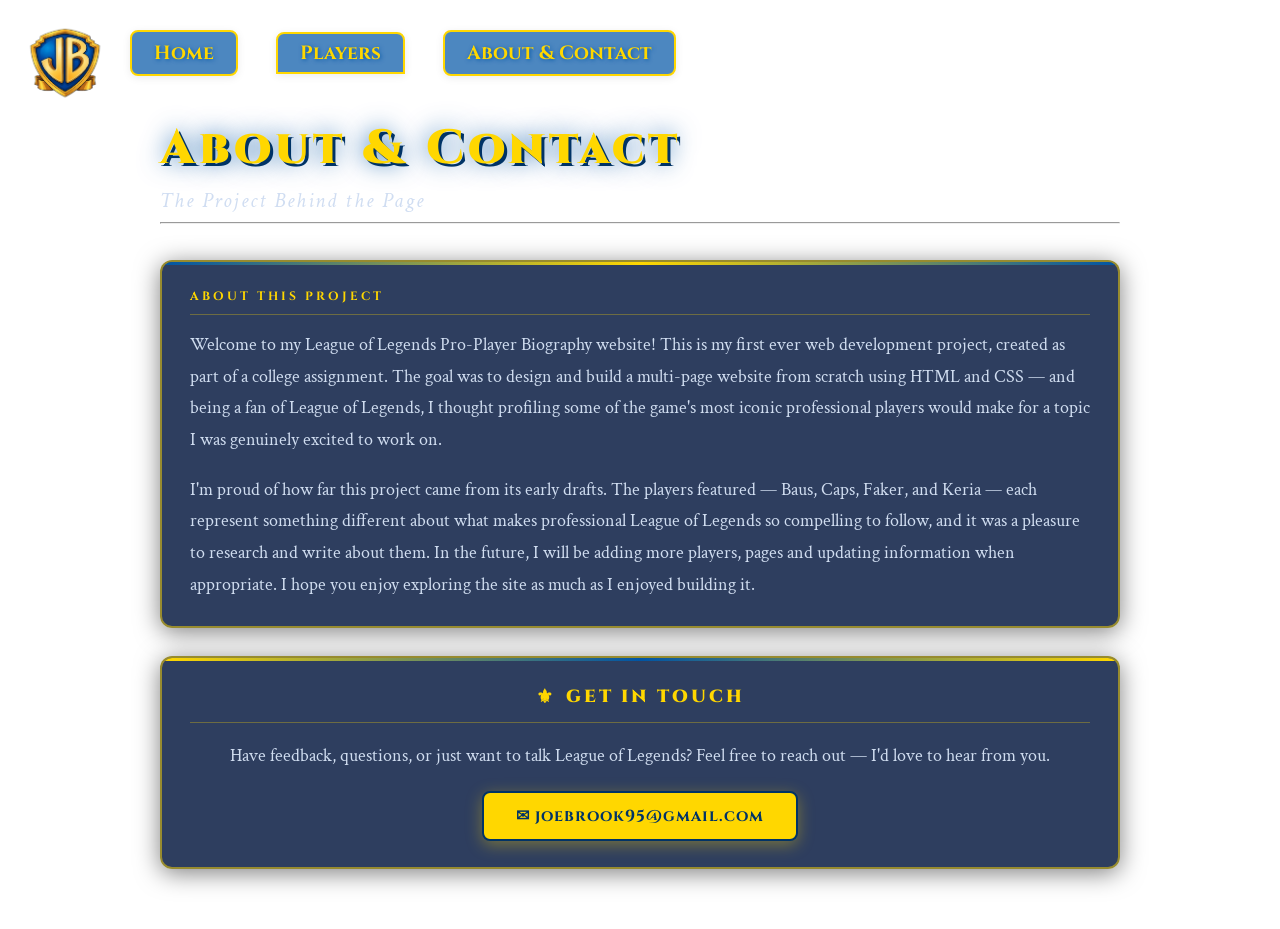
<file: about.html>
<html lang="en">
<head>
    <meta charset="UTF-8">
    <meta name="viewport" content="width=device-width, initial-scale=1.0">
    <title>About & Contact - LOL Player Biography</title>
    <link rel="stylesheet" href="lol.css">
</head>
<body>
    <a href="./" class="jb-logo-link">
        <img src="jb transparent.png" alt="JB Logo" class="jb-logo">
    </a>
    <nav class="top-links">
        <a href="./">Home</a>
        <div class="dropdown">
            <button class="dropbtn">Players</button>
            <div class="dropdown-content">
                <a href="baus.html">LR Baus</a>
                <a href="caps.html">G2 Caps</a>
                <a href="faker.html">T1 Faker</a>
                <a href="keria.html">T1 Keria</a>
            </div>
        </div>
        <a href="about.html">About & Contact</a>
    </nav>
 
    <div class="player-page">
        <div class="player-header">
            <h1 class="player-name-title">About & Contact</h1>
            <p class="player-real-name">The Project Behind the Page</p>
            <hr class="player-divider">
        </div>
 
        <div class="player-body" style="grid-template-columns: 1fr; gap: 28px;">
 
            <div class="player-bio-panel">
                <p class="bio-section-title">About This Project</p>
                <p class="bio-text">
                    Welcome to my League of Legends Pro-Player Biography website! This is my first ever web development project, created as part of a college assignment. The goal was to design and build a multi-page website from scratch using HTML and CSS — and being a fan of League of Legends, I thought profiling some of the game's most iconic professional players would make for a topic I was genuinely excited to work on.
                </p>
                <br>
                <p class="bio-text">
                    I'm proud of how far this project came from its early drafts. The players featured — Baus, Caps, Faker, and Keria — each represent something different about what makes professional League of Legends so compelling to follow, and it was a pleasure to research and write about them. In the future, I will be adding more players, pages and updating information when appropriate. I hope you enjoy exploring the site as much as I enjoyed building it.
                </p>
            </div>
 
        </div>
 
        <div class="accolades-panel" style="text-align: center;">
            <h2 class="accolades-title" style="justify-content: center;">Get In Touch</h2>
            <p style="font-family: 'Crimson Text', serif; font-size: 1.1rem; color: #d0ddf0; margin: 0 0 20px 0; line-height: 1.7;">
                Have feedback, questions, or just want to talk League of Legends? Feel free to reach out — I'd love to hear from you.
            </p>
            <a href="mailto:joebrook95@gmail.com?subject=LOL%20Player%20Biography%20Website" class="contact-email-btn">
                ✉ joebrook95@gmail.com
            </a>
        </div>
    </div>
</body>
</html>
</file>
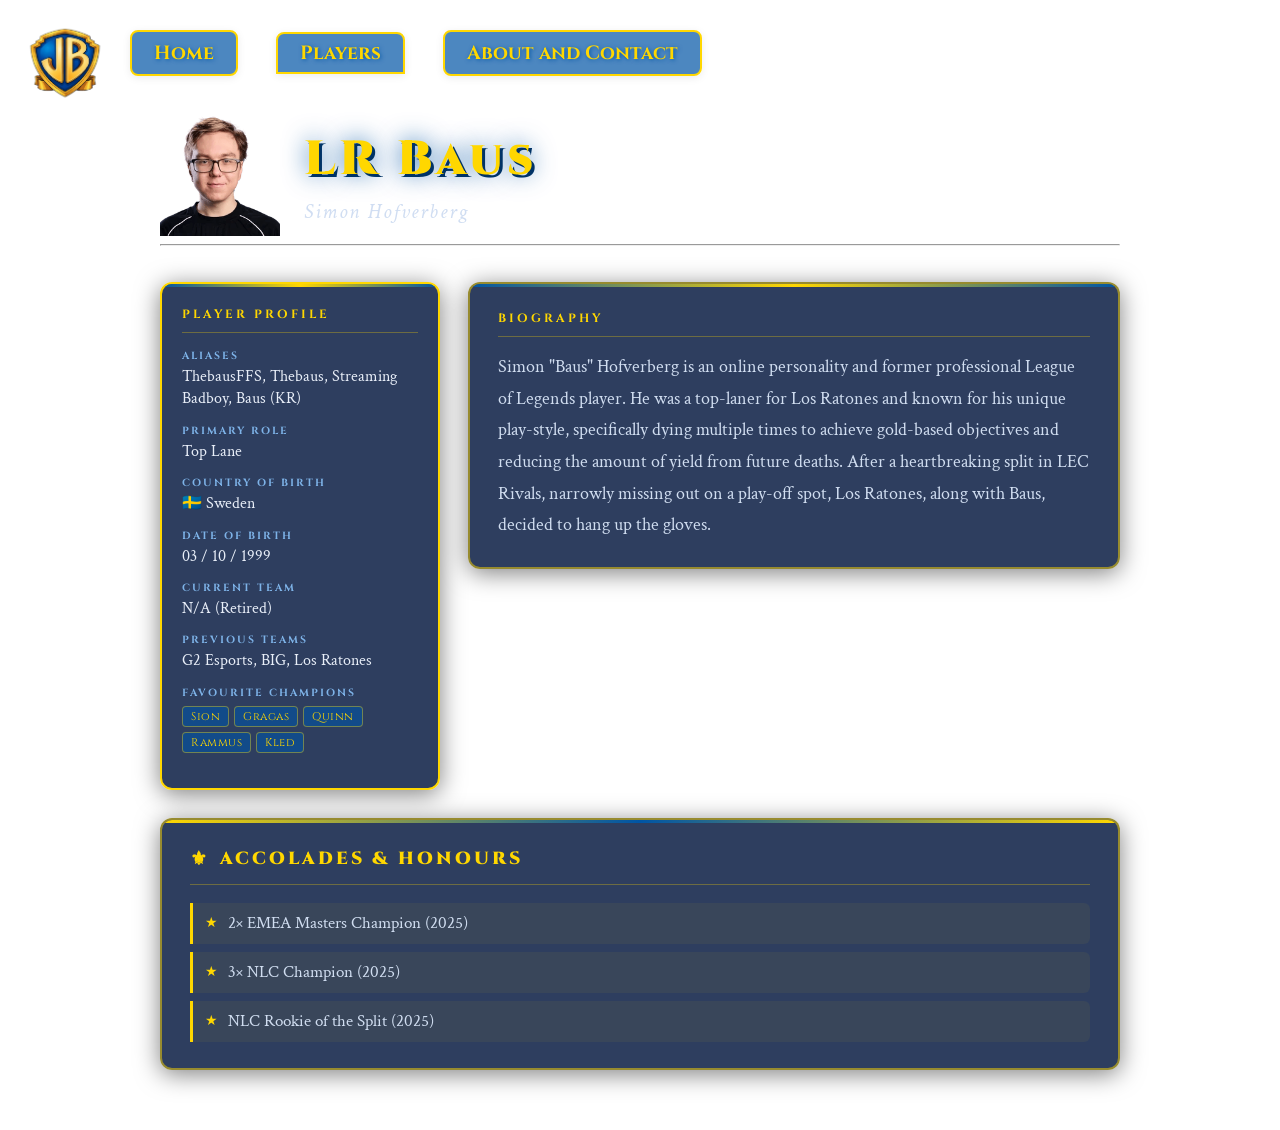
<file: baus.html>
<html lang="en">
<head>
    <meta charset="UTF-8">
    <meta name="viewport" content="width=device-width, initial-scale=1.0">
    <title>LR Baus - Player Biography</title>
    <link rel="stylesheet" href="lol.css">
</head>
<body>
    <a href="./" class="jb-logo-link">
        <img src="jb transparent.png" alt="JB Logo" class="jb-logo">
    </a>
    <nav class="top-links">
        <a href="./">Home</a>
        <div class="dropdown">
            <button class="dropbtn">Players</button>
            <div class="dropdown-content">
                <a href="baus.html">LR Baus</a>
                <a href="caps.html">G2 Caps</a>
                <a href="faker.html">T1 Faker</a>
                <a href="keria.html">T1 Keria</a>
            </div>
        </div>
        <a href="#">About and Contact</a>
    </nav>

    <div class="player-page">
        <div class="player-header">
            <div class="player-header-top">
                <a href="https://lol.fandom.com/wiki/Baus" target="_blank">
                    <img src="Baus.png" alt="LR Baus" class="player-image">
                </a>
                <div class="player-header-text">
                    <h1 class="player-name-title">LR Baus</h1>
                    <p class="player-real-name">Simon Hofverberg</p>
                </div>
            </div>
            <hr class="player-divider">
        </div>

        <div class="player-body">
            <div class="player-info-card">
                <p class="info-card-title">Player Profile</p>

                <div class="info-row">
                    <span class="info-label">Aliases</span>
                    <span class="info-value">ThebausFFS, Thebaus, Streaming Badboy, Baus (KR)</span>
                </div>
                <div class="info-row">
                    <span class="info-label">Primary Role</span>
                    <span class="info-value">Top Lane</span>
                </div>
                <div class="info-row">
                    <span class="info-label">Country of Birth</span>
                    <span class="info-value">🇸🇪 Sweden</span>
                </div>
                <div class="info-row">
                    <span class="info-label">Date of Birth</span>
                    <span class="info-value">03 / 10 / 1999</span>
                </div>
                <div class="info-row">
                    <span class="info-label">Current Team</span>
                    <span class="info-value">N/A (Retired)</span>
                </div>
                <div class="info-row">
                    <span class="info-label">Previous Teams</span>
                    <span class="info-value">G2 Esports, BIG, Los Ratones</span>
                </div>
                <div class="info-row">
                    <span class="info-label">Favourite Champions</span>
                    <div class="champion-tags">
                        <span class="champion-tag">Sion</span>
                        <span class="champion-tag">Gragas</span>
                        <span class="champion-tag">Quinn</span>
                        <span class="champion-tag">Rammus</span>
                        <span class="champion-tag">Kled</span>
                    </div>
                </div>
            </div>

            <div class="player-bio-panel">
                <p class="bio-section-title">Biography</p>
                <p class="bio-text">
                    Simon "Baus" Hofverberg is an online personality and former professional League of Legends player. He was a top-laner for Los Ratones and known for his unique play-style, specifically dying multiple times to achieve gold-based objectives and reducing the amount of yield from future deaths. After a heartbreaking split in LEC Rivals, narrowly missing out on a play-off spot, Los Ratones, along with Baus, decided to hang up the gloves.
                </p>
            </div>
        </div>

        <div class="accolades-panel">
            <h2 class="accolades-title">Accolades &amp; Honours</h2>
            <ul class="accolade-list">
                <li>2× EMEA Masters Champion (2025)</li>
                <li>3× NLC Champion (2025)</li>
                <li>NLC Rookie of the Split (2025)</li>
            </ul>
        </div>
    </div>
</body>
</html>
</file>
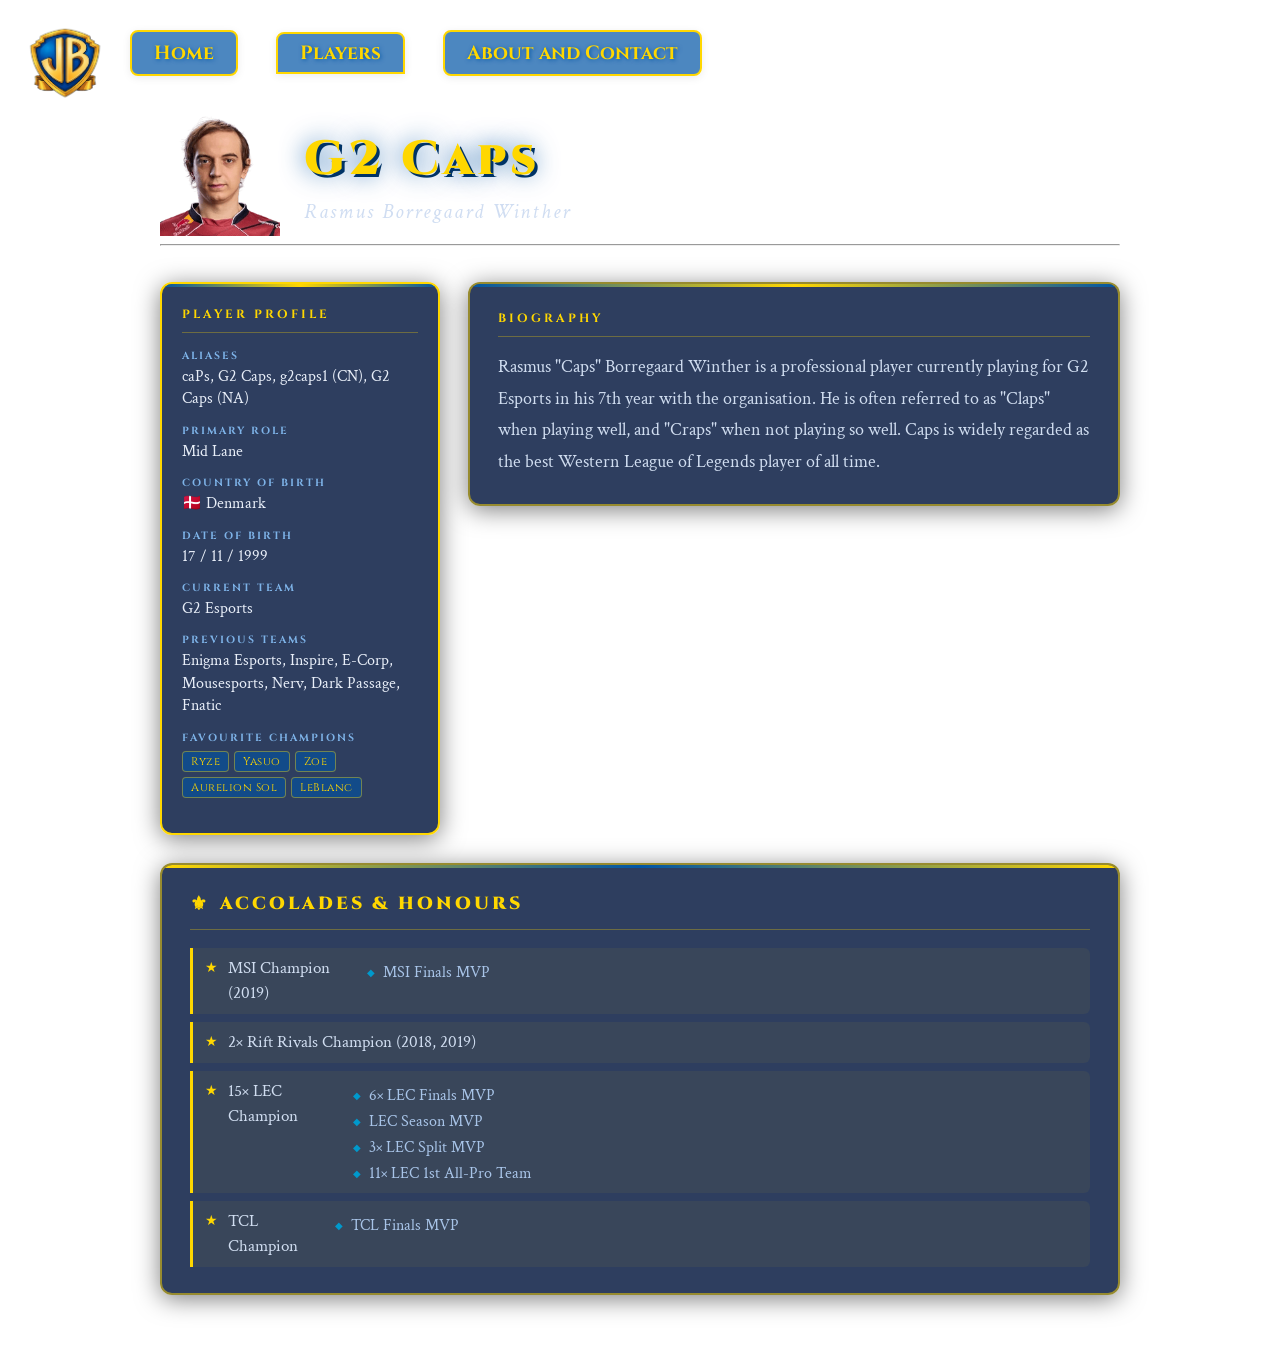
<file: caps.html>
<html lang="en">
<head>
    <meta charset="UTF-8">
    <meta name="viewport" content="width=device-width, initial-scale=1.0">
    <title>G2 Caps - Player Biography</title>
    <link rel="stylesheet" href="lol.css">
</head>
<body>
    <a href="./" class="jb-logo-link">
        <img src="jb transparent.png" alt="JB Logo" class="jb-logo">
    </a>
    <nav class="top-links">
        <a href="./">Home</a>
        <div class="dropdown">
            <button class="dropbtn">Players</button>
            <div class="dropdown-content">
                <a href="baus.html">LR Baus</a>
                <a href="caps.html">G2 Caps</a>
                <a href="faker.html">T1 Faker</a>
                <a href="keria.html">T1 Keria</a>
            </div>
        </div>
        <a href="about.html">About and Contact</a>
    </nav>

    <div class="player-page">
        <div class="player-header">
            <div class="player-header-top">
                <a href="https://lol.fandom.com/wiki/Caps" target="_blank">
                    <img src="Caps.png" alt="G2 Caps" class="player-image">
                </a>
                <div class="player-header-text">
                    <h1 class="player-name-title">G2 Caps</h1>
                    <p class="player-real-name">Rasmus Borregaard Winther</p>
                </div>
            </div>
            <hr class="player-divider">
        </div>

        <div class="player-body">
            <div class="player-info-card">
                <p class="info-card-title">Player Profile</p>

                <div class="info-row">
                    <span class="info-label">Aliases</span>
                    <span class="info-value">caPs, G2 Caps, g2caps1 (CN), G2 Caps (NA)</span>
                </div>
                <div class="info-row">
                    <span class="info-label">Primary Role</span>
                    <span class="info-value">Mid Lane</span>
                </div>
                <div class="info-row">
                    <span class="info-label">Country of Birth</span>
                    <span class="info-value">🇩🇰 Denmark</span>
                </div>
                <div class="info-row">
                    <span class="info-label">Date of Birth</span>
                    <span class="info-value">17 / 11 / 1999</span>
                </div>
                <div class="info-row">
                    <span class="info-label">Current Team</span>
                    <span class="info-value">G2 Esports</span>
                </div>
                <div class="info-row">
                    <span class="info-label">Previous Teams</span>
                    <span class="info-value">Enigma Esports, Inspire, E-Corp, Mousesports, Nerv, Dark Passage, Fnatic</span>
                </div>
                <div class="info-row">
                    <span class="info-label">Favourite Champions</span>
                    <div class="champion-tags">
                        <span class="champion-tag">Ryze</span>
                        <span class="champion-tag">Yasuo</span>
                        <span class="champion-tag">Zoe</span>
                        <span class="champion-tag">Aurelion Sol</span>
                        <span class="champion-tag">LeBlanc</span>
                    </div>
                </div>
            </div>

            <div class="player-bio-panel">
                <p class="bio-section-title">Biography</p>
                <p class="bio-text">
                    Rasmus "Caps" Borregaard Winther is a professional player currently playing for G2 Esports in his 7th year with the organisation. He is often referred to as "Claps" when playing well, and "Craps" when not playing so well. Caps is widely regarded as the best Western League of Legends player of all time.
                </p>
            </div>
        </div>

        <div class="accolades-panel">
            <h2 class="accolades-title">Accolades &amp; Honours</h2>
            <ul class="accolade-list">
                <li>
                    MSI Champion (2019)
                    <ul class="accolade-sub">
                        <li>MSI Finals MVP</li>
                    </ul>
                </li>
                <li>2× Rift Rivals Champion (2018, 2019)</li>
                <li>
                    15× LEC Champion
                    <ul class="accolade-sub">
                        <li>6× LEC Finals MVP</li>
                        <li>LEC Season MVP</li>
                        <li>3× LEC Split MVP</li>
                        <li>11× LEC 1st All-Pro Team</li>
                    </ul>
                </li>
                <li>
                    TCL Champion
                    <ul class="accolade-sub">
                        <li>TCL Finals MVP</li>
                    </ul>
                </li>
            </ul>
        </div>
    </div>
</body>
</html>
</file>
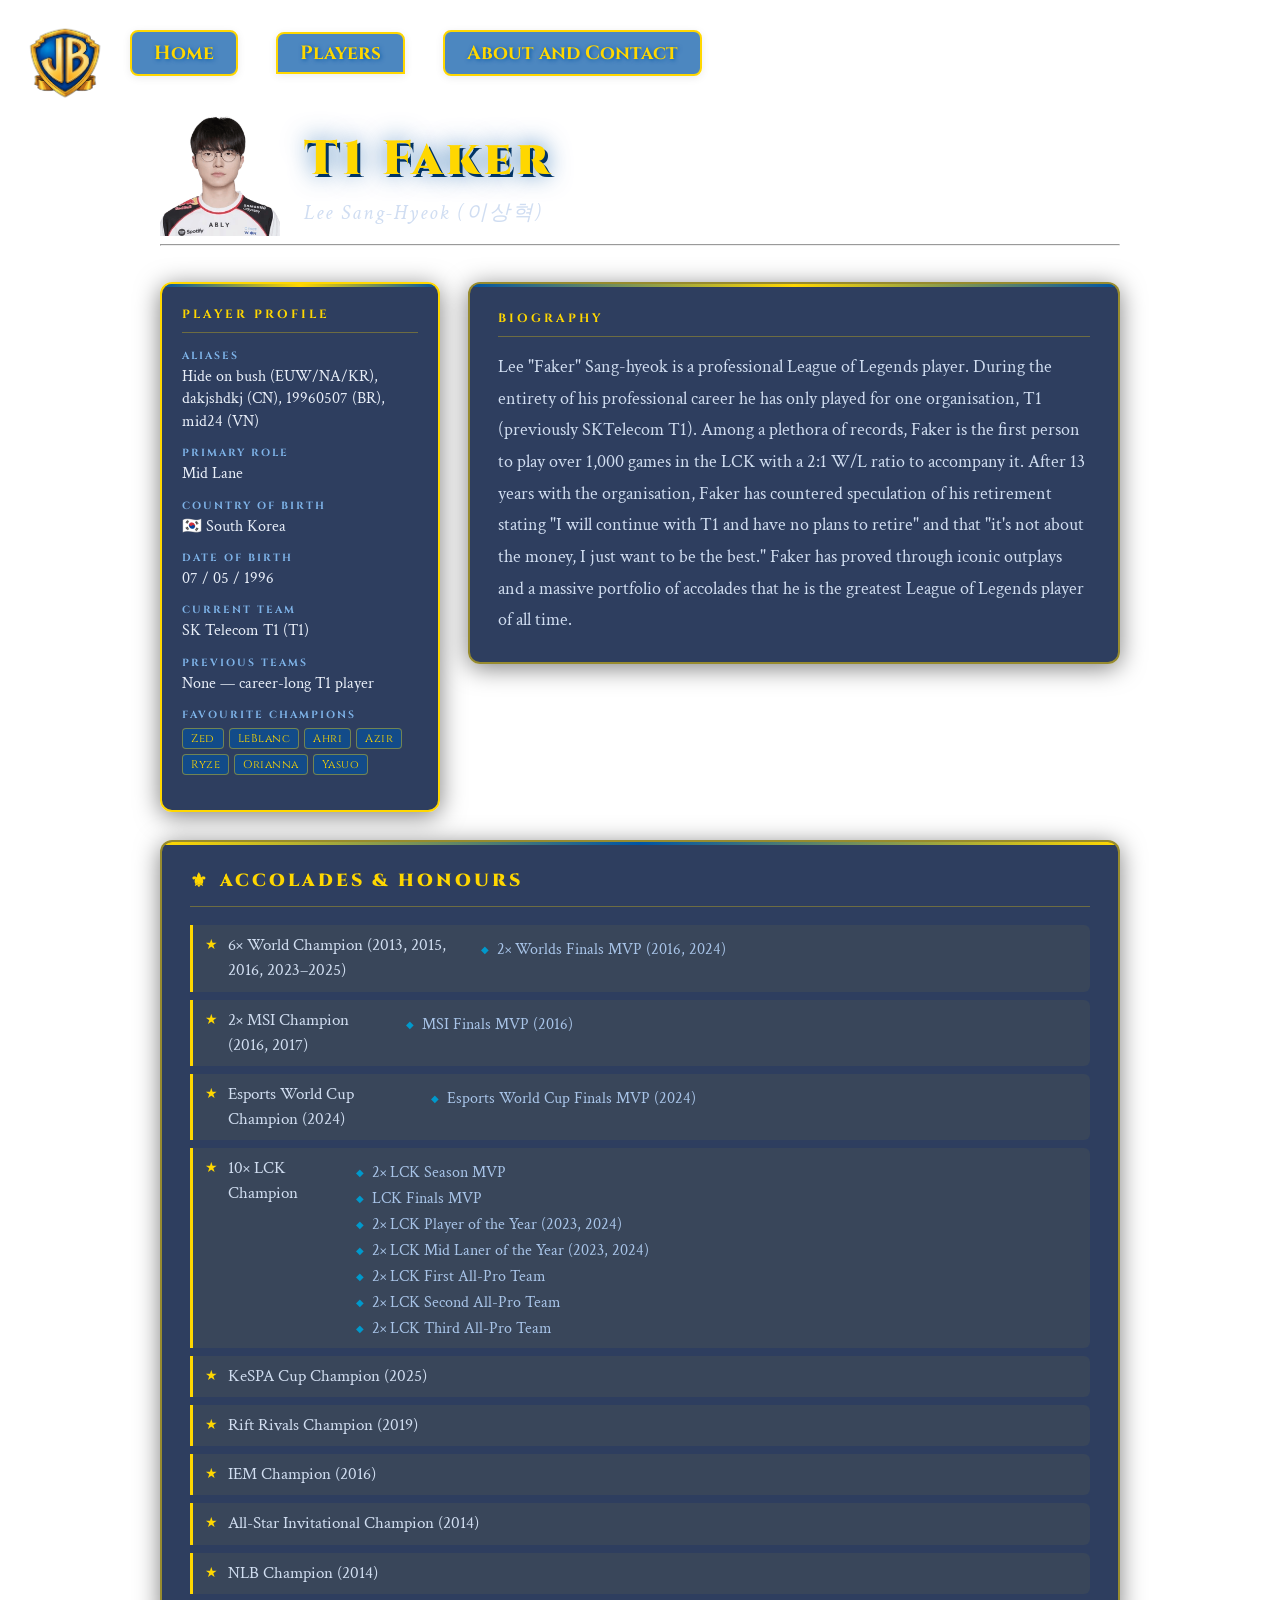
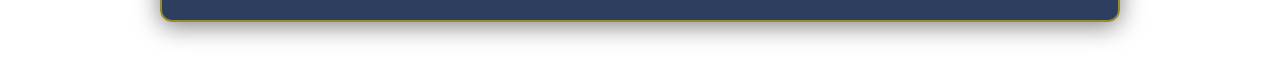
<file: faker.html>
<html lang="en">
<head>
    <meta charset="UTF-8">
    <meta name="viewport" content="width=device-width, initial-scale=1.0">
    <title>T1 Faker - Player Biography</title>
    <link rel="stylesheet" href="lol.css">
</head>
<body>
    <a href="./" class="jb-logo-link">
        <img src="jb transparent.png" alt="JB Logo" class="jb-logo">
    </a>
    <nav class="top-links">
        <a href="./">Home</a>
        <div class="dropdown">
            <button class="dropbtn">Players</button>
            <div class="dropdown-content">
                <a href="baus.html">LR Baus</a>
                <a href="caps.html">G2 Caps</a>
                <a href="faker.html">T1 Faker</a>
                <a href="keria.html">T1 Keria</a>
            </div>
        </div>
        <a href="about.html">About and Contact</a>
    </nav>

    <div class="player-page">
        <div class="player-header">
            <div class="player-header-top">
                <a href="https://lol.fandom.com/wiki/Faker" target="_blank">
                    <img src="Faker.png" alt="T1 Faker" class="player-image">
                </a>
                <div class="player-header-text">
                    <h1 class="player-name-title">T1 Faker</h1>
                    <p class="player-real-name">Lee Sang-Hyeok (이상혁)</p>
                </div>
            </div>
            <hr class="player-divider">
        </div>

        <div class="player-body">
            <div class="player-info-card">
                <p class="info-card-title">Player Profile</p>

                <div class="info-row">
                    <span class="info-label">Aliases</span>
                    <span class="info-value">Hide on bush (EUW/NA/KR), dakjshdkj (CN), 19960507 (BR), mid24 (VN)</span>
                </div>
                <div class="info-row">
                    <span class="info-label">Primary Role</span>
                    <span class="info-value">Mid Lane</span>
                </div>
                <div class="info-row">
                    <span class="info-label">Country of Birth</span>
                    <span class="info-value">🇰🇷 South Korea</span>
                </div>
                <div class="info-row">
                    <span class="info-label">Date of Birth</span>
                    <span class="info-value">07 / 05 / 1996</span>
                </div>
                <div class="info-row">
                    <span class="info-label">Current Team</span>
                    <span class="info-value">SK Telecom T1 (T1)</span>
                </div>
                <div class="info-row">
                    <span class="info-label">Previous Teams</span>
                    <span class="info-value">None — career-long T1 player</span>
                </div>
                <div class="info-row">
                    <span class="info-label">Favourite Champions</span>
                    <div class="champion-tags">
                        <span class="champion-tag">Zed</span>
                        <span class="champion-tag">LeBlanc</span>
                        <span class="champion-tag">Ahri</span>
                        <span class="champion-tag">Azir</span>
                        <span class="champion-tag">Ryze</span>
                        <span class="champion-tag">Orianna</span>
                        <span class="champion-tag">Yasuo</span>
                    </div>
                </div>
            </div>

            <div class="player-bio-panel">
                <p class="bio-section-title">Biography</p>
                <p class="bio-text">
                    Lee "Faker" Sang-hyeok is a professional League of Legends player. During the entirety of his professional career he has only played for one organisation, T1 (previously SKTelecom T1). Among a plethora of records, Faker is the first person to play over 1,000 games in the LCK with a 2:1 W/L ratio to accompany it. After 13 years with the organisation, Faker has countered speculation of his retirement stating "I will continue with T1 and have no plans to retire" and that "it's not about the money, I just want to be the best." Faker has proved through iconic outplays and a massive portfolio of accolades that he is the greatest League of Legends player of all time.
                </p>
            </div>
        </div>

        <div class="accolades-panel">
            <h2 class="accolades-title">Accolades &amp; Honours</h2>
            <ul class="accolade-list">
                <li>
                    6× World Champion (2013, 2015, 2016, 2023–2025)
                    <ul class="accolade-sub">
                        <li>2× Worlds Finals MVP (2016, 2024)</li>
                    </ul>
                </li>
                <li>
                    2× MSI Champion (2016, 2017)
                    <ul class="accolade-sub">
                        <li>MSI Finals MVP (2016)</li>
                    </ul>
                </li>
                <li>
                    Esports World Cup Champion (2024)
                    <ul class="accolade-sub">
                        <li>Esports World Cup Finals MVP (2024)</li>
                    </ul>
                </li>
                <li>
                    10× LCK Champion
                    <ul class="accolade-sub">
                        <li>2× LCK Season MVP</li>
                        <li>LCK Finals MVP</li>
                        <li>2× LCK Player of the Year (2023, 2024)</li>
                        <li>2× LCK Mid Laner of the Year (2023, 2024)</li>
                        <li>2× LCK First All-Pro Team</li>
                        <li>2× LCK Second All-Pro Team</li>
                        <li>2× LCK Third All-Pro Team</li>
                    </ul>
                </li>
                <li>KeSPA Cup Champion (2025)</li>
                <li>Rift Rivals Champion (2019)</li>
                <li>IEM Champion (2016)</li>
                <li>All-Star Invitational Champion (2014)</li>
                <li>NLB Champion (2014)</li>
            </ul>
        </div>
    </div>
</body>
</html>
</file>
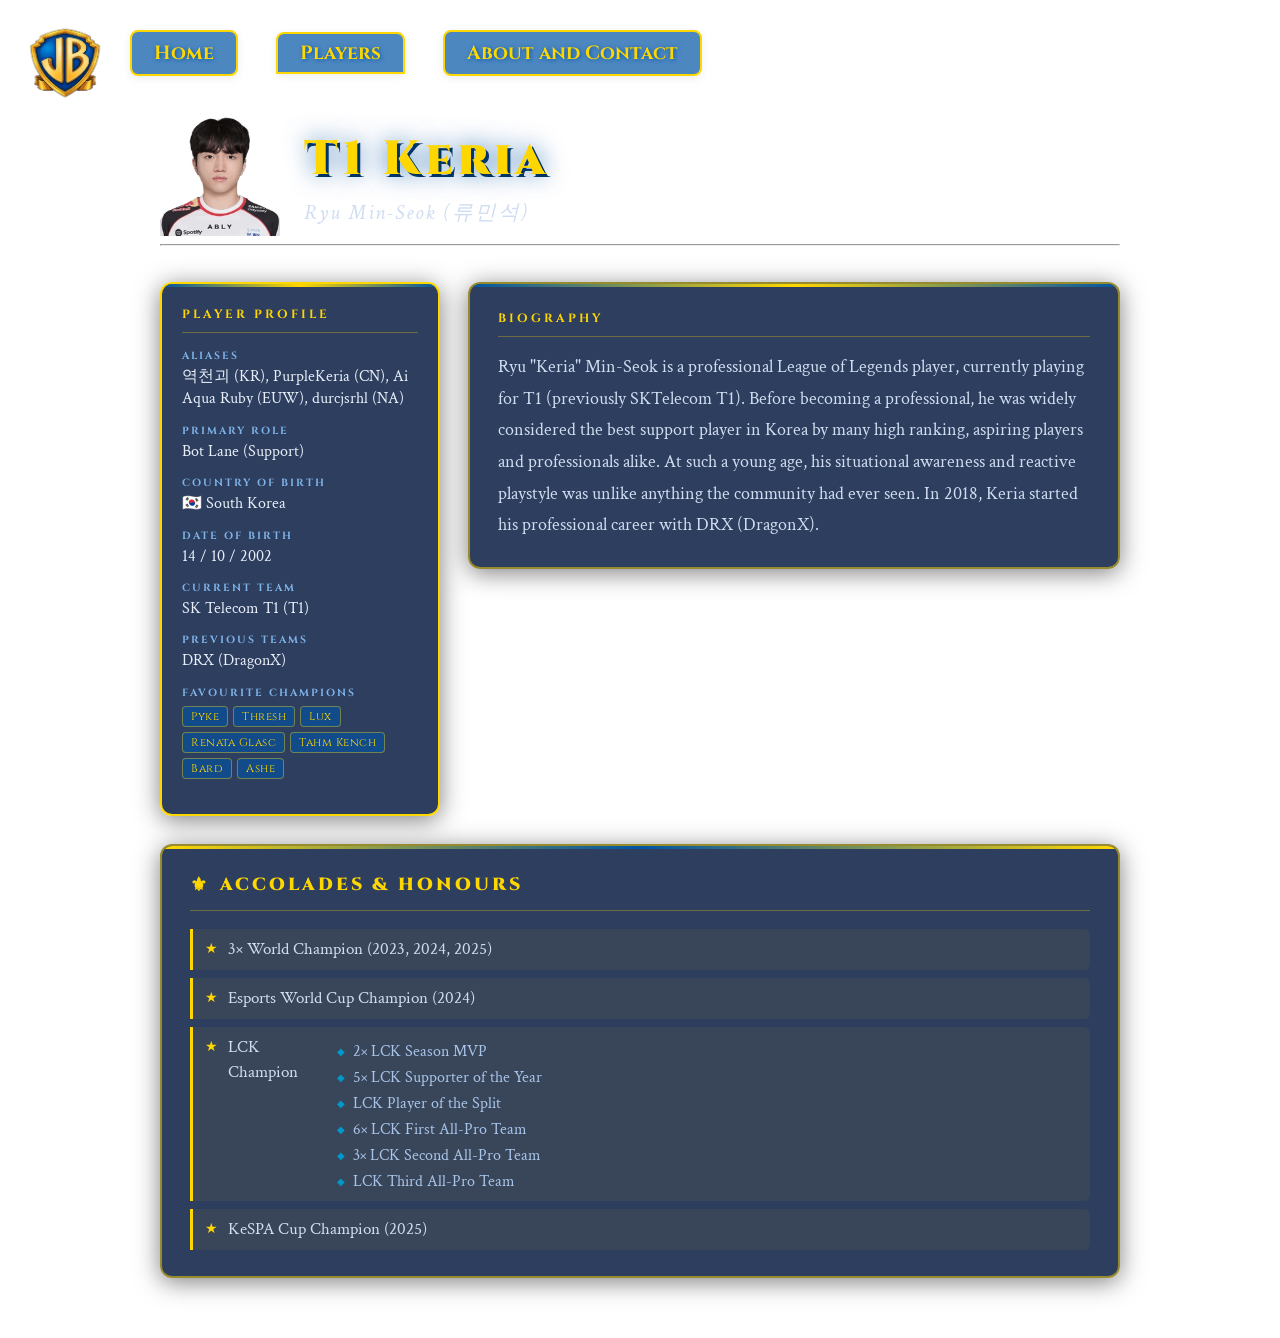
<file: keria.html>
<html lang="en">
<head>
    <meta charset="UTF-8">
    <meta name="viewport" content="width=device-width, initial-scale=1.0">
    <title>T1 Keria - Player Biography</title>
    <link rel="stylesheet" href="lol.css">
</head>
<body>
    <a href="./" class="jb-logo-link">
        <img src="jb transparent.png" alt="JB Logo" class="jb-logo">
    </a>
    <nav class="top-links">
        <a href="./">Home</a>
        <div class="dropdown">
            <button class="dropbtn">Players</button>
            <div class="dropdown-content">
                <a href="baus.html">LR Baus</a>
                <a href="caps.html">G2 Caps</a>
                <a href="faker.html">T1 Faker</a>
                <a href="keria.html">T1 Keria</a>
            </div>
        </div>
        <a href="about.html">About and Contact</a>
    </nav>

    <div class="player-page">
        <div class="player-header">
            <div class="player-header-top">
                <a href="https://lol.fandom.com/wiki/Keria" target="_blank">
                    <img src="Keria.png" alt="T1 Keria" class="player-image">
                </a>
                <div class="player-header-text">
                    <h1 class="player-name-title">T1 Keria</h1>
                    <p class="player-real-name">Ryu Min-Seok (류민석)</p>
                </div>
            </div>
            <hr class="player-divider">
        </div>

        <div class="player-body">
            <div class="player-info-card">
                <p class="info-card-title">Player Profile</p>

                <div class="info-row">
                    <span class="info-label">Aliases</span>
                    <span class="info-value">역천괴 (KR), PurpleKeria (CN), Ai Aqua Ruby (EUW), durcjsrhl (NA)</span>
                </div>
                <div class="info-row">
                    <span class="info-label">Primary Role</span>
                    <span class="info-value">Bot Lane (Support)</span>
                </div>
                <div class="info-row">
                    <span class="info-label">Country of Birth</span>
                    <span class="info-value">🇰🇷 South Korea</span>
                </div>
                <div class="info-row">
                    <span class="info-label">Date of Birth</span>
                    <span class="info-value">14 / 10 / 2002</span>
                </div>
                <div class="info-row">
                    <span class="info-label">Current Team</span>
                    <span class="info-value">SK Telecom T1 (T1)</span>
                </div>
                <div class="info-row">
                    <span class="info-label">Previous Teams</span>
                    <span class="info-value">DRX (DragonX)</span>
                </div>
                <div class="info-row">
                    <span class="info-label">Favourite Champions</span>
                    <div class="champion-tags">
                        <span class="champion-tag">Pyke</span>
                        <span class="champion-tag">Thresh</span>
                        <span class="champion-tag">Lux</span>
                        <span class="champion-tag">Renata Glasc</span>
                        <span class="champion-tag">Tahm Kench</span>
                        <span class="champion-tag">Bard</span>
                        <span class="champion-tag">Ashe</span>
                    </div>
                </div>
            </div>

            <div class="player-bio-panel">
                <p class="bio-section-title">Biography</p>
                <p class="bio-text">
                    Ryu "Keria" Min-Seok is a professional League of Legends player, currently playing for T1 (previously SKTelecom T1). Before becoming a professional, he was widely considered the best support player in Korea by many high ranking, aspiring players and professionals alike. At such a young age, his situational awareness and reactive playstyle was unlike anything the community had ever seen. In 2018, Keria started his professional career with DRX (DragonX).
                </p>
            </div>
        </div>

        <div class="accolades-panel">
            <h2 class="accolades-title">Accolades &amp; Honours</h2>
            <ul class="accolade-list">
                <li>3× World Champion (2023, 2024, 2025)</li>
                <li>Esports World Cup Champion (2024)</li>
                <li>
                    LCK Champion
                    <ul class="accolade-sub">
                        <li>2× LCK Season MVP</li>
                        <li>5× LCK Supporter of the Year</li>
                        <li>LCK Player of the Split</li>
                        <li>6× LCK First All-Pro Team</li>
                        <li>3× LCK Second All-Pro Team</li>
                        <li>LCK Third All-Pro Team</li>
                    </ul>
                </li>
                <li>KeSPA Cup Champion (2025)</li>
            </ul>
        </div>
    </div>
</body>
</html>
</file>
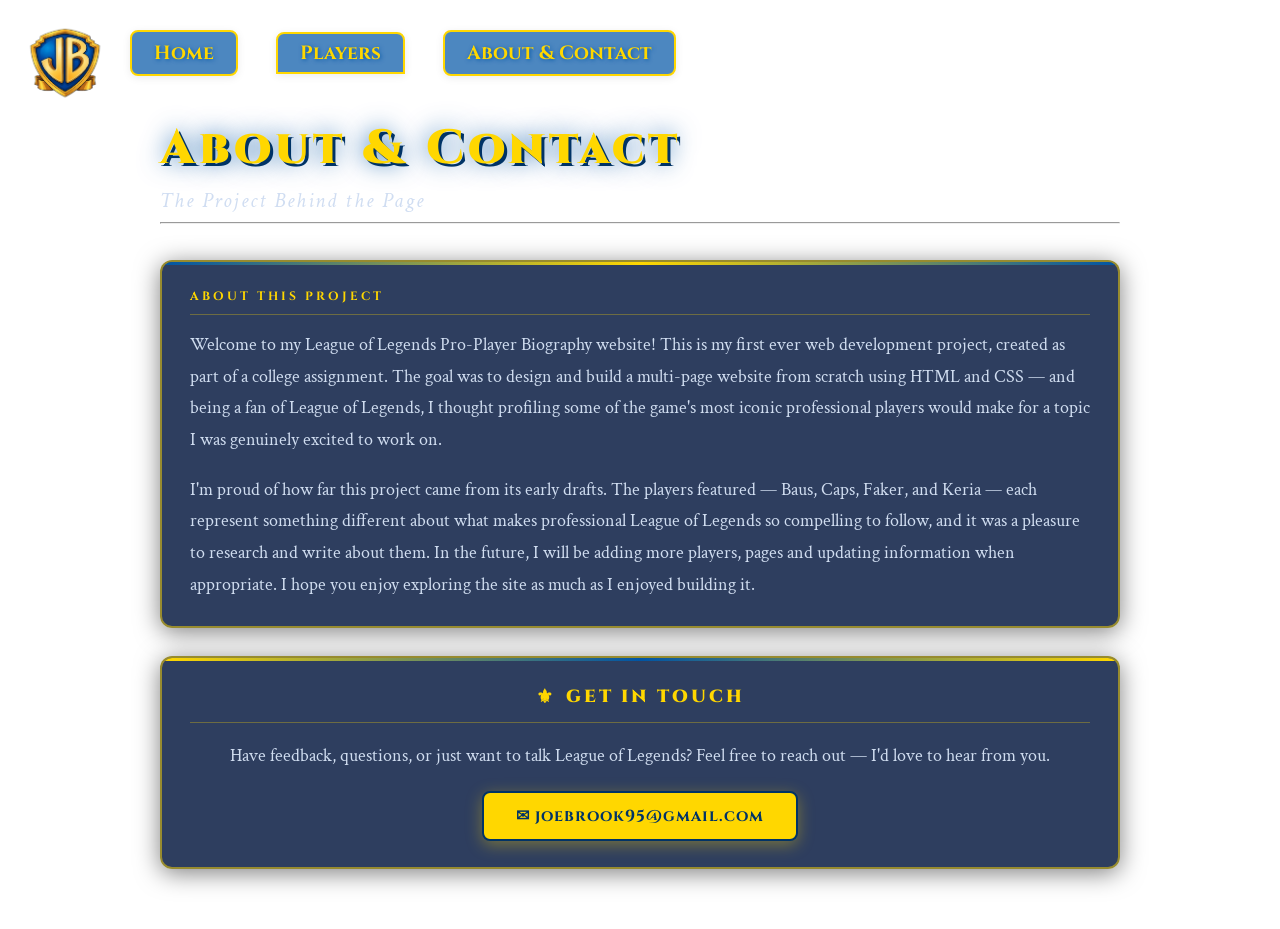
<file: Pro Player Web Dev/about.html>
<html lang="en">
<head>
    <meta charset="UTF-8">
    <meta name="viewport" content="width=device-width, initial-scale=1.0">
    <title>About & Contact - LOL Player Biography</title>
    <link rel="stylesheet" href="lol.css">
</head>
<body>
    <a href="index.html" class="jb-logo-link">
        <img src="jb transparent.png" alt="JB Logo" class="jb-logo">
    </a>
    <nav class="top-links">
        <a href="index.html">Home</a>
        <div class="dropdown">
            <button class="dropbtn">Players</button>
            <div class="dropdown-content">
                <a href="baus.html">LR Baus</a>
                <a href="caps.html">G2 Caps</a>
                <a href="faker.html">T1 Faker</a>
                <a href="keria.html">T1 Keria</a>
            </div>
        </div>
        <a href="about.html">About & Contact</a>
    </nav>
 
    <div class="player-page">
        <div class="player-header">
            <h1 class="player-name-title">About & Contact</h1>
            <p class="player-real-name">The Project Behind the Page</p>
            <hr class="player-divider">
        </div>
 
        <div class="player-body" style="grid-template-columns: 1fr; gap: 28px;">
 
            <div class="player-bio-panel">
                <p class="bio-section-title">About This Project</p>
                <p class="bio-text">
                    Welcome to my League of Legends Pro-Player Biography website! This is my first ever web development project, created as part of a college assignment. The goal was to design and build a multi-page website from scratch using HTML and CSS — and being a fan of League of Legends, I thought profiling some of the game's most iconic professional players would make for a topic I was genuinely excited to work on.
                </p>
                <br>
                <p class="bio-text">
                    I'm proud of how far this project came from its early drafts. The players featured — Baus, Caps, Faker, and Keria — each represent something different about what makes professional League of Legends so compelling to follow, and it was a pleasure to research and write about them. In the future, I will be adding more players, pages and updating information when appropriate. I hope you enjoy exploring the site as much as I enjoyed building it.
                </p>
            </div>
 
        </div>
 
        <div class="accolades-panel" style="text-align: center;">
            <h2 class="accolades-title" style="justify-content: center;">Get In Touch</h2>
            <p style="font-family: 'Crimson Text', serif; font-size: 1.1rem; color: #d0ddf0; margin: 0 0 20px 0; line-height: 1.7;">
                Have feedback, questions, or just want to talk League of Legends? Feel free to reach out — I'd love to hear from you.
            </p>
            <a href="mailto:joebrook95@gmail.com?subject=LOL%20Player%20Biography%20Website" class="contact-email-btn">
                ✉ joebrook95@gmail.com
            </a>
        </div>
    </div>
</body>
</html>
</file>
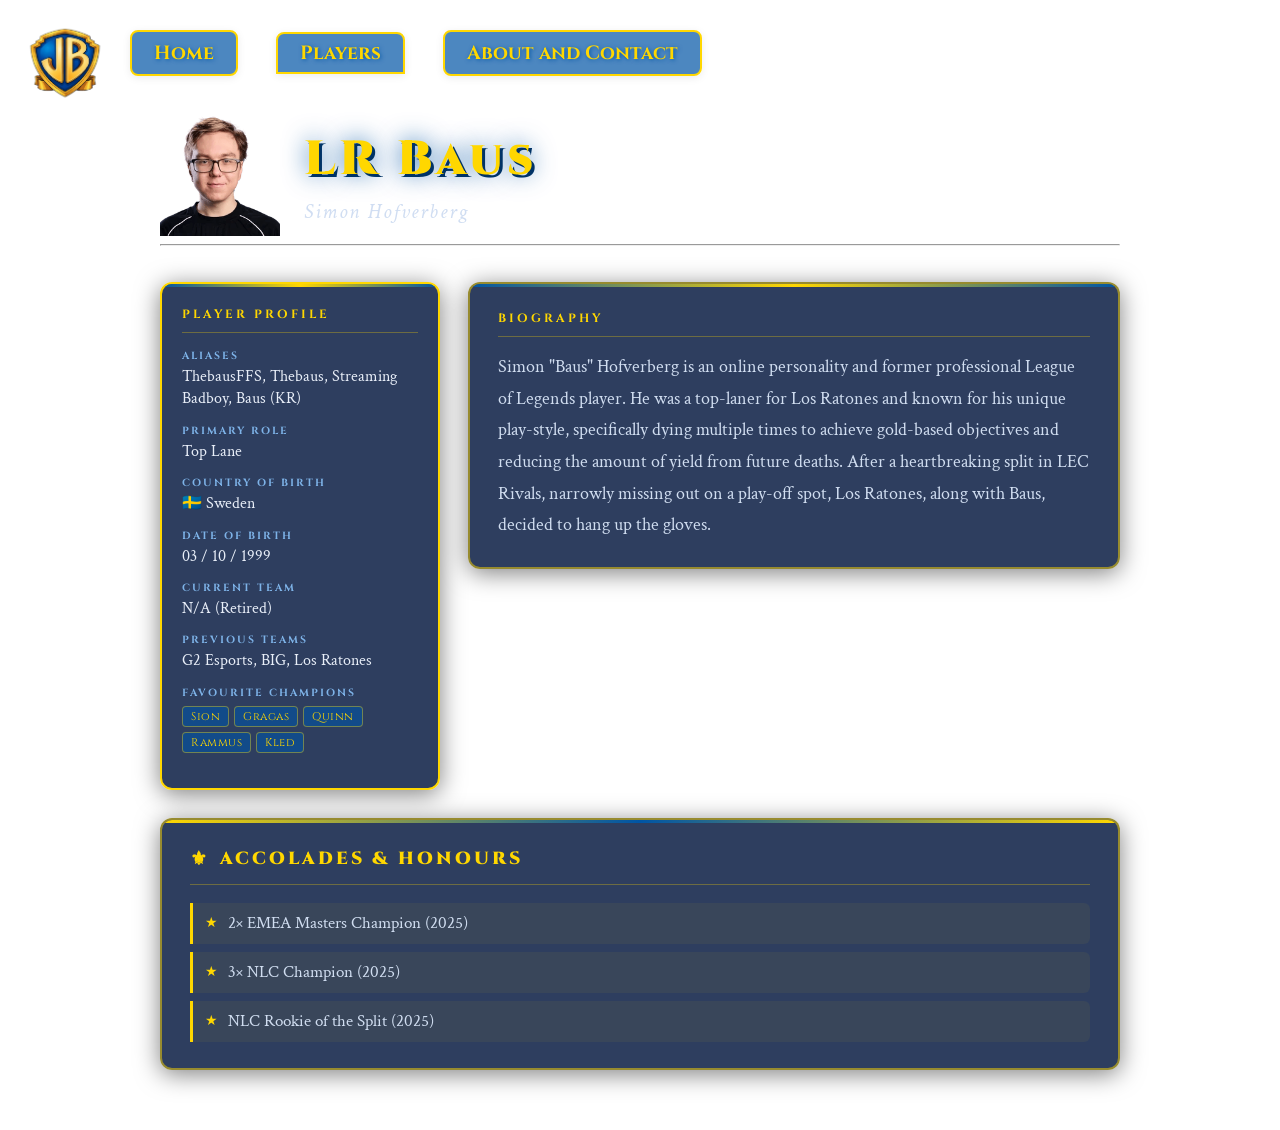
<file: Pro Player Web Dev/baus.html>
<html lang="en">
<head>
    <meta charset="UTF-8">
    <meta name="viewport" content="width=device-width, initial-scale=1.0">
    <title>LR Baus - Player Biography</title>
    <link rel="stylesheet" href="lol.css">
</head>
<body>
    <a href="index.html" class="jb-logo-link">
        <img src="jb transparent.png" alt="JB Logo" class="jb-logo">
    </a>
    <nav class="top-links">
        <a href="index.html">Home</a>
        <div class="dropdown">
            <button class="dropbtn">Players</button>
            <div class="dropdown-content">
                <a href="baus.html">LR Baus</a>
                <a href="caps.html">G2 Caps</a>
                <a href="faker.html">T1 Faker</a>
                <a href="keria.html">T1 Keria</a>
            </div>
        </div>
        <a href="#">About and Contact</a>
    </nav>

    <div class="player-page">
        <div class="player-header">
            <div class="player-header-top">
                <a href="https://lol.fandom.com/wiki/Baus" target="_blank">
                    <img src="Baus.png" alt="LR Baus" class="player-image">
                </a>
                <div class="player-header-text">
                    <h1 class="player-name-title">LR Baus</h1>
                    <p class="player-real-name">Simon Hofverberg</p>
                </div>
            </div>
            <hr class="player-divider">
        </div>

        <div class="player-body">
            <div class="player-info-card">
                <p class="info-card-title">Player Profile</p>

                <div class="info-row">
                    <span class="info-label">Aliases</span>
                    <span class="info-value">ThebausFFS, Thebaus, Streaming Badboy, Baus (KR)</span>
                </div>
                <div class="info-row">
                    <span class="info-label">Primary Role</span>
                    <span class="info-value">Top Lane</span>
                </div>
                <div class="info-row">
                    <span class="info-label">Country of Birth</span>
                    <span class="info-value">🇸🇪 Sweden</span>
                </div>
                <div class="info-row">
                    <span class="info-label">Date of Birth</span>
                    <span class="info-value">03 / 10 / 1999</span>
                </div>
                <div class="info-row">
                    <span class="info-label">Current Team</span>
                    <span class="info-value">N/A (Retired)</span>
                </div>
                <div class="info-row">
                    <span class="info-label">Previous Teams</span>
                    <span class="info-value">G2 Esports, BIG, Los Ratones</span>
                </div>
                <div class="info-row">
                    <span class="info-label">Favourite Champions</span>
                    <div class="champion-tags">
                        <span class="champion-tag">Sion</span>
                        <span class="champion-tag">Gragas</span>
                        <span class="champion-tag">Quinn</span>
                        <span class="champion-tag">Rammus</span>
                        <span class="champion-tag">Kled</span>
                    </div>
                </div>
            </div>

            <div class="player-bio-panel">
                <p class="bio-section-title">Biography</p>
                <p class="bio-text">
                    Simon "Baus" Hofverberg is an online personality and former professional League of Legends player. He was a top-laner for Los Ratones and known for his unique play-style, specifically dying multiple times to achieve gold-based objectives and reducing the amount of yield from future deaths. After a heartbreaking split in LEC Rivals, narrowly missing out on a play-off spot, Los Ratones, along with Baus, decided to hang up the gloves.
                </p>
            </div>
        </div>

        <div class="accolades-panel">
            <h2 class="accolades-title">Accolades &amp; Honours</h2>
            <ul class="accolade-list">
                <li>2× EMEA Masters Champion (2025)</li>
                <li>3× NLC Champion (2025)</li>
                <li>NLC Rookie of the Split (2025)</li>
            </ul>
        </div>
    </div>
</body>
</html>
</file>
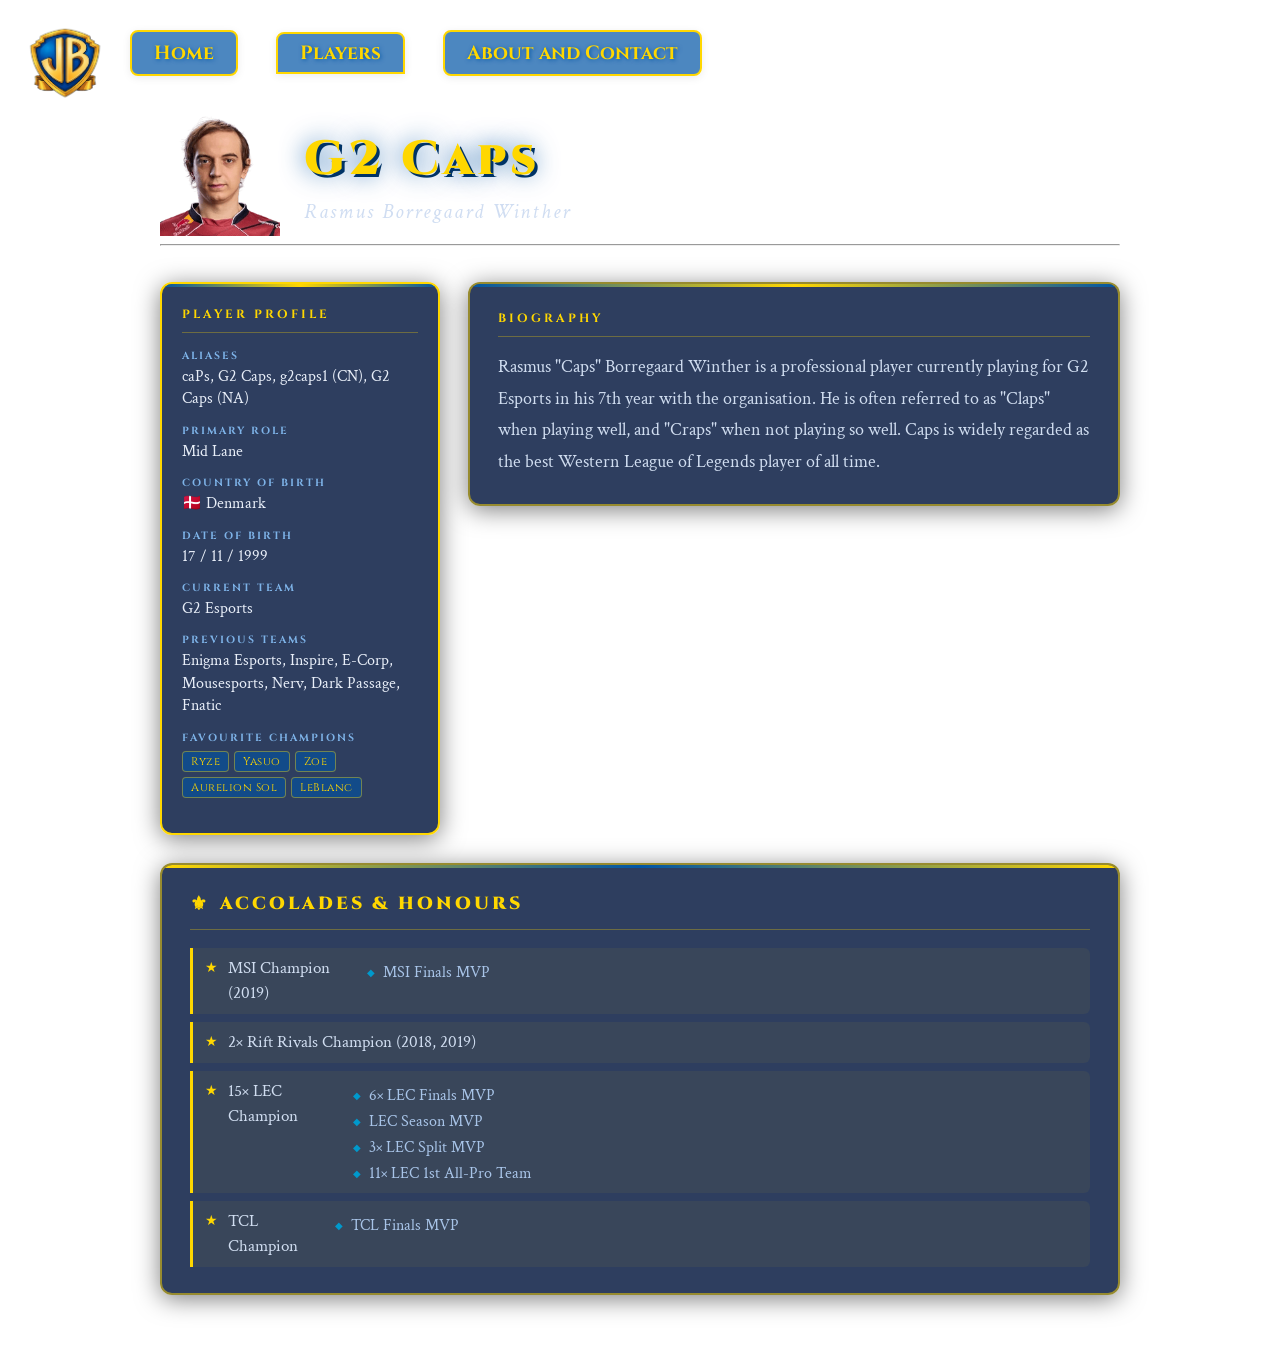
<file: Pro Player Web Dev/caps.html>
<html lang="en">
<head>
    <meta charset="UTF-8">
    <meta name="viewport" content="width=device-width, initial-scale=1.0">
    <title>G2 Caps - Player Biography</title>
    <link rel="stylesheet" href="lol.css">
</head>
<body>
    <a href="index.html" class="jb-logo-link">
        <img src="jb transparent.png" alt="JB Logo" class="jb-logo">
    </a>
    <nav class="top-links">
        <a href="index.html">Home</a>
        <div class="dropdown">
            <button class="dropbtn">Players</button>
            <div class="dropdown-content">
                <a href="baus.html">LR Baus</a>
                <a href="caps.html">G2 Caps</a>
                <a href="faker.html">T1 Faker</a>
                <a href="keria.html">T1 Keria</a>
            </div>
        </div>
        <a href="about.html">About and Contact</a>
    </nav>

    <div class="player-page">
        <div class="player-header">
            <div class="player-header-top">
                <a href="https://lol.fandom.com/wiki/Caps" target="_blank">
                    <img src="Caps.png" alt="G2 Caps" class="player-image">
                </a>
                <div class="player-header-text">
                    <h1 class="player-name-title">G2 Caps</h1>
                    <p class="player-real-name">Rasmus Borregaard Winther</p>
                </div>
            </div>
            <hr class="player-divider">
        </div>

        <div class="player-body">
            <div class="player-info-card">
                <p class="info-card-title">Player Profile</p>

                <div class="info-row">
                    <span class="info-label">Aliases</span>
                    <span class="info-value">caPs, G2 Caps, g2caps1 (CN), G2 Caps (NA)</span>
                </div>
                <div class="info-row">
                    <span class="info-label">Primary Role</span>
                    <span class="info-value">Mid Lane</span>
                </div>
                <div class="info-row">
                    <span class="info-label">Country of Birth</span>
                    <span class="info-value">🇩🇰 Denmark</span>
                </div>
                <div class="info-row">
                    <span class="info-label">Date of Birth</span>
                    <span class="info-value">17 / 11 / 1999</span>
                </div>
                <div class="info-row">
                    <span class="info-label">Current Team</span>
                    <span class="info-value">G2 Esports</span>
                </div>
                <div class="info-row">
                    <span class="info-label">Previous Teams</span>
                    <span class="info-value">Enigma Esports, Inspire, E-Corp, Mousesports, Nerv, Dark Passage, Fnatic</span>
                </div>
                <div class="info-row">
                    <span class="info-label">Favourite Champions</span>
                    <div class="champion-tags">
                        <span class="champion-tag">Ryze</span>
                        <span class="champion-tag">Yasuo</span>
                        <span class="champion-tag">Zoe</span>
                        <span class="champion-tag">Aurelion Sol</span>
                        <span class="champion-tag">LeBlanc</span>
                    </div>
                </div>
            </div>

            <div class="player-bio-panel">
                <p class="bio-section-title">Biography</p>
                <p class="bio-text">
                    Rasmus "Caps" Borregaard Winther is a professional player currently playing for G2 Esports in his 7th year with the organisation. He is often referred to as "Claps" when playing well, and "Craps" when not playing so well. Caps is widely regarded as the best Western League of Legends player of all time.
                </p>
            </div>
        </div>

        <div class="accolades-panel">
            <h2 class="accolades-title">Accolades &amp; Honours</h2>
            <ul class="accolade-list">
                <li>
                    MSI Champion (2019)
                    <ul class="accolade-sub">
                        <li>MSI Finals MVP</li>
                    </ul>
                </li>
                <li>2× Rift Rivals Champion (2018, 2019)</li>
                <li>
                    15× LEC Champion
                    <ul class="accolade-sub">
                        <li>6× LEC Finals MVP</li>
                        <li>LEC Season MVP</li>
                        <li>3× LEC Split MVP</li>
                        <li>11× LEC 1st All-Pro Team</li>
                    </ul>
                </li>
                <li>
                    TCL Champion
                    <ul class="accolade-sub">
                        <li>TCL Finals MVP</li>
                    </ul>
                </li>
            </ul>
        </div>
    </div>
</body>
</html>
</file>
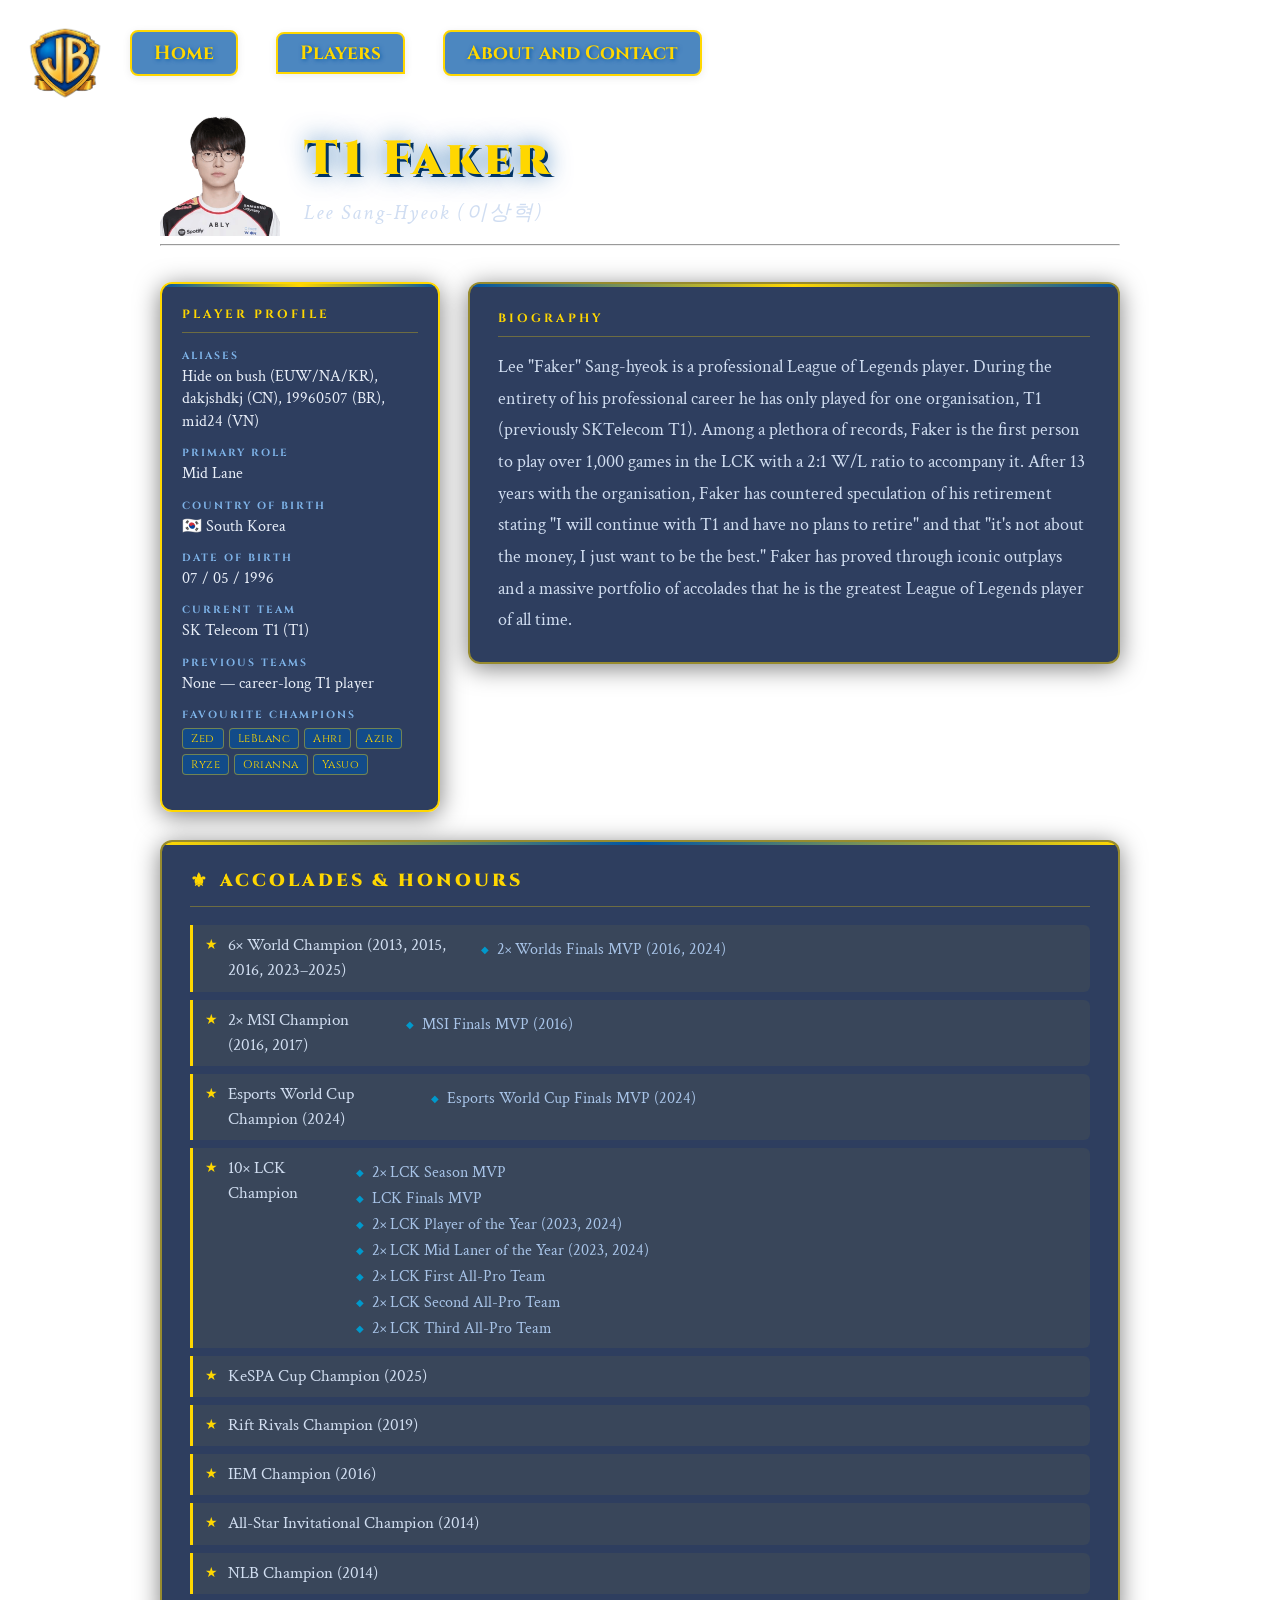
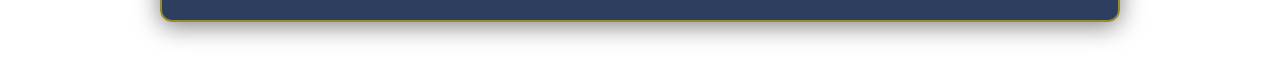
<file: Pro Player Web Dev/faker.html>
<html lang="en">
<head>
    <meta charset="UTF-8">
    <meta name="viewport" content="width=device-width, initial-scale=1.0">
    <title>T1 Faker - Player Biography</title>
    <link rel="stylesheet" href="lol.css">
</head>
<body>
    <a href="index.html" class="jb-logo-link">
        <img src="jb transparent.png" alt="JB Logo" class="jb-logo">
    </a>
    <nav class="top-links">
        <a href="index.html">Home</a>
        <div class="dropdown">
            <button class="dropbtn">Players</button>
            <div class="dropdown-content">
                <a href="baus.html">LR Baus</a>
                <a href="caps.html">G2 Caps</a>
                <a href="faker.html">T1 Faker</a>
                <a href="keria.html">T1 Keria</a>
            </div>
        </div>
        <a href="about.html">About and Contact</a>
    </nav>

    <div class="player-page">
        <div class="player-header">
            <div class="player-header-top">
                <a href="https://lol.fandom.com/wiki/Faker" target="_blank">
                    <img src="Faker.png" alt="T1 Faker" class="player-image">
                </a>
                <div class="player-header-text">
                    <h1 class="player-name-title">T1 Faker</h1>
                    <p class="player-real-name">Lee Sang-Hyeok (이상혁)</p>
                </div>
            </div>
            <hr class="player-divider">
        </div>

        <div class="player-body">
            <div class="player-info-card">
                <p class="info-card-title">Player Profile</p>

                <div class="info-row">
                    <span class="info-label">Aliases</span>
                    <span class="info-value">Hide on bush (EUW/NA/KR), dakjshdkj (CN), 19960507 (BR), mid24 (VN)</span>
                </div>
                <div class="info-row">
                    <span class="info-label">Primary Role</span>
                    <span class="info-value">Mid Lane</span>
                </div>
                <div class="info-row">
                    <span class="info-label">Country of Birth</span>
                    <span class="info-value">🇰🇷 South Korea</span>
                </div>
                <div class="info-row">
                    <span class="info-label">Date of Birth</span>
                    <span class="info-value">07 / 05 / 1996</span>
                </div>
                <div class="info-row">
                    <span class="info-label">Current Team</span>
                    <span class="info-value">SK Telecom T1 (T1)</span>
                </div>
                <div class="info-row">
                    <span class="info-label">Previous Teams</span>
                    <span class="info-value">None — career-long T1 player</span>
                </div>
                <div class="info-row">
                    <span class="info-label">Favourite Champions</span>
                    <div class="champion-tags">
                        <span class="champion-tag">Zed</span>
                        <span class="champion-tag">LeBlanc</span>
                        <span class="champion-tag">Ahri</span>
                        <span class="champion-tag">Azir</span>
                        <span class="champion-tag">Ryze</span>
                        <span class="champion-tag">Orianna</span>
                        <span class="champion-tag">Yasuo</span>
                    </div>
                </div>
            </div>

            <div class="player-bio-panel">
                <p class="bio-section-title">Biography</p>
                <p class="bio-text">
                    Lee "Faker" Sang-hyeok is a professional League of Legends player. During the entirety of his professional career he has only played for one organisation, T1 (previously SKTelecom T1). Among a plethora of records, Faker is the first person to play over 1,000 games in the LCK with a 2:1 W/L ratio to accompany it. After 13 years with the organisation, Faker has countered speculation of his retirement stating "I will continue with T1 and have no plans to retire" and that "it's not about the money, I just want to be the best." Faker has proved through iconic outplays and a massive portfolio of accolades that he is the greatest League of Legends player of all time.
                </p>
            </div>
        </div>

        <div class="accolades-panel">
            <h2 class="accolades-title">Accolades &amp; Honours</h2>
            <ul class="accolade-list">
                <li>
                    6× World Champion (2013, 2015, 2016, 2023–2025)
                    <ul class="accolade-sub">
                        <li>2× Worlds Finals MVP (2016, 2024)</li>
                    </ul>
                </li>
                <li>
                    2× MSI Champion (2016, 2017)
                    <ul class="accolade-sub">
                        <li>MSI Finals MVP (2016)</li>
                    </ul>
                </li>
                <li>
                    Esports World Cup Champion (2024)
                    <ul class="accolade-sub">
                        <li>Esports World Cup Finals MVP (2024)</li>
                    </ul>
                </li>
                <li>
                    10× LCK Champion
                    <ul class="accolade-sub">
                        <li>2× LCK Season MVP</li>
                        <li>LCK Finals MVP</li>
                        <li>2× LCK Player of the Year (2023, 2024)</li>
                        <li>2× LCK Mid Laner of the Year (2023, 2024)</li>
                        <li>2× LCK First All-Pro Team</li>
                        <li>2× LCK Second All-Pro Team</li>
                        <li>2× LCK Third All-Pro Team</li>
                    </ul>
                </li>
                <li>KeSPA Cup Champion (2025)</li>
                <li>Rift Rivals Champion (2019)</li>
                <li>IEM Champion (2016)</li>
                <li>All-Star Invitational Champion (2014)</li>
                <li>NLB Champion (2014)</li>
            </ul>
        </div>
    </div>
</body>
</html>
</file>
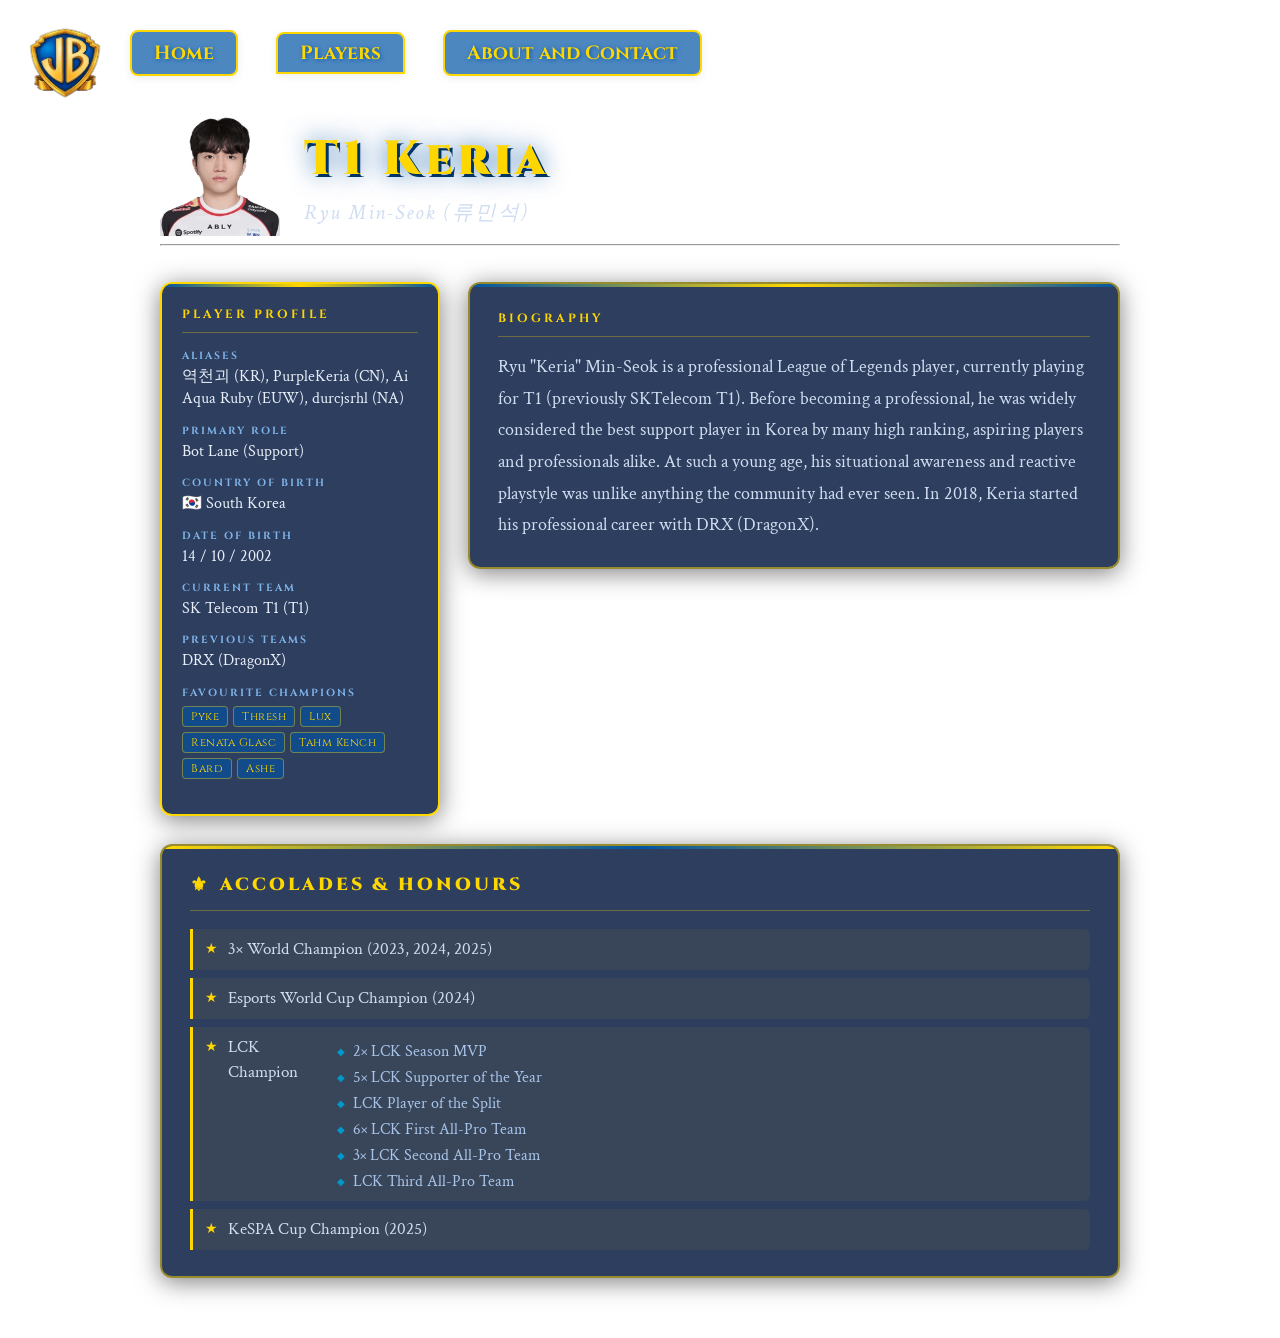
<file: Pro Player Web Dev/keria.html>
<html lang="en">
<head>
    <meta charset="UTF-8">
    <meta name="viewport" content="width=device-width, initial-scale=1.0">
    <title>T1 Keria - Player Biography</title>
    <link rel="stylesheet" href="lol.css">
</head>
<body>
    <a href="index.html" class="jb-logo-link">
        <img src="jb transparent.png" alt="JB Logo" class="jb-logo">
    </a>
    <nav class="top-links">
        <a href="index.html">Home</a>
        <div class="dropdown">
            <button class="dropbtn">Players</button>
            <div class="dropdown-content">
                <a href="baus.html">LR Baus</a>
                <a href="caps.html">G2 Caps</a>
                <a href="faker.html">T1 Faker</a>
                <a href="keria.html">T1 Keria</a>
            </div>
        </div>
        <a href="about.html">About and Contact</a>
    </nav>

    <div class="player-page">
        <div class="player-header">
            <div class="player-header-top">
                <a href="https://lol.fandom.com/wiki/Keria" target="_blank">
                    <img src="Keria.png" alt="T1 Keria" class="player-image">
                </a>
                <div class="player-header-text">
                    <h1 class="player-name-title">T1 Keria</h1>
                    <p class="player-real-name">Ryu Min-Seok (류민석)</p>
                </div>
            </div>
            <hr class="player-divider">
        </div>

        <div class="player-body">
            <div class="player-info-card">
                <p class="info-card-title">Player Profile</p>

                <div class="info-row">
                    <span class="info-label">Aliases</span>
                    <span class="info-value">역천괴 (KR), PurpleKeria (CN), Ai Aqua Ruby (EUW), durcjsrhl (NA)</span>
                </div>
                <div class="info-row">
                    <span class="info-label">Primary Role</span>
                    <span class="info-value">Bot Lane (Support)</span>
                </div>
                <div class="info-row">
                    <span class="info-label">Country of Birth</span>
                    <span class="info-value">🇰🇷 South Korea</span>
                </div>
                <div class="info-row">
                    <span class="info-label">Date of Birth</span>
                    <span class="info-value">14 / 10 / 2002</span>
                </div>
                <div class="info-row">
                    <span class="info-label">Current Team</span>
                    <span class="info-value">SK Telecom T1 (T1)</span>
                </div>
                <div class="info-row">
                    <span class="info-label">Previous Teams</span>
                    <span class="info-value">DRX (DragonX)</span>
                </div>
                <div class="info-row">
                    <span class="info-label">Favourite Champions</span>
                    <div class="champion-tags">
                        <span class="champion-tag">Pyke</span>
                        <span class="champion-tag">Thresh</span>
                        <span class="champion-tag">Lux</span>
                        <span class="champion-tag">Renata Glasc</span>
                        <span class="champion-tag">Tahm Kench</span>
                        <span class="champion-tag">Bard</span>
                        <span class="champion-tag">Ashe</span>
                    </div>
                </div>
            </div>

            <div class="player-bio-panel">
                <p class="bio-section-title">Biography</p>
                <p class="bio-text">
                    Ryu "Keria" Min-Seok is a professional League of Legends player, currently playing for T1 (previously SKTelecom T1). Before becoming a professional, he was widely considered the best support player in Korea by many high ranking, aspiring players and professionals alike. At such a young age, his situational awareness and reactive playstyle was unlike anything the community had ever seen. In 2018, Keria started his professional career with DRX (DragonX).
                </p>
            </div>
        </div>

        <div class="accolades-panel">
            <h2 class="accolades-title">Accolades &amp; Honours</h2>
            <ul class="accolade-list">
                <li>3× World Champion (2023, 2024, 2025)</li>
                <li>Esports World Cup Champion (2024)</li>
                <li>
                    LCK Champion
                    <ul class="accolade-sub">
                        <li>2× LCK Season MVP</li>
                        <li>5× LCK Supporter of the Year</li>
                        <li>LCK Player of the Split</li>
                        <li>6× LCK First All-Pro Team</li>
                        <li>3× LCK Second All-Pro Team</li>
                        <li>LCK Third All-Pro Team</li>
                    </ul>
                </li>
                <li>KeSPA Cup Champion (2025)</li>
            </ul>
        </div>
    </div>
</body>
</html>
</file>
<file: lol.css>
@import url('https://fonts.googleapis.com/css2?family=Cinzel:wght@400;700;900&family=Crimson+Text:ital,wght@0,400;0,600;1,400&display=swap');

body {
    margin: 0;
    padding: 0;
    font-family: 'Segoe UI', 'Arial', sans-serif;
    background: url('https://wallpaperaccess.com/full/217099.png') no-repeat center center fixed;
    background-size: cover;
}

.center-heading {
    text-align: center;
    margin-top: 80px;
    font-size: 3.2rem;
    font-family: 'Cinzel', 'Segoe UI', 'Arial Rounded MT Bold', 'Arial', serif;
    font-weight: bold;
    color: #ffd700;
    letter-spacing: 2px;
    text-shadow: 2px 2px 0 #0055a5, 0 0 8px #0055a5;
}

.jb-logo-link {
    position: absolute;
    top: 20px;
    left: 20px;
    z-index: 10;
    display: block;
}

.jb-logo {
    width: 90px;
    height: auto;
    display: block;
}

.top-links {
    display: flex;
    gap: 30px;
    justify-content: flex-start;
    align-items: center;
    margin-left: 130px;
    margin-top: 30px;
    margin-bottom: 20px;
}
.top-links a {
    color: #ffd700;
    font-family: 'Cinzel', 'Segoe UI', 'Arial Rounded MT Bold', 'Arial', serif;
    font-size: 1.2rem;
    text-decoration: none;
    font-weight: bold;
    text-shadow: 1px 1px 4px #0055a5;
    transition: color 0.2s, background 0.2s, box-shadow 0.2s;
    padding: 8px 22px;
    border-radius: 8px;
    background: rgba(0, 85, 165, 0.7);
    border: 2px solid #ffd700;
    margin-right: 8px;
    box-shadow: 0 2px 8px rgba(0,0,0,0.08);
    display: inline-block;
}
.top-links a:hover {
    color: #003366;
    background: #ffd700;
    border-color: #003366;
    box-shadow: 0 4px 16px #ffd70099;
}

.dropdown {
    position: relative;
    display: inline-block;
}
.dropbtn {
    background: rgba(0, 85, 165, 0.7);
    color: #ffd700;
    font-family: 'Cinzel', 'Segoe UI', 'Arial Rounded MT Bold', 'Arial', serif;
    font-size: 1.2rem;
    font-weight: bold;
    border: 2px solid #ffd700;
    border-radius: 8px 8px 0 0;
    padding: 6px 22px;
    cursor: pointer;
    text-shadow: 1px 1px 4px #0055a5;
    transition: color 0.2s, background 0.2s, box-shadow 0.2s;
    margin-right: 8px;
    box-shadow: 0 2px 8px rgba(0,0,0,0.08);
    display: block;
    position: relative;
    z-index: 21;
}
.dropbtn:focus + .dropdown-content,
.dropdown-content:hover,
.dropdown:hover .dropdown-content {
    display: block;
}
.dropdown-content {
    display: none;
    position: absolute;
    left: 0;
    top: 100%;
    background: rgba(0, 85, 165, 0.97);
    min-width: 108.5px;
    max-width: 170px;
    box-shadow: 0 8px 14px 0 rgba(0,0,0,0.2);
    border-radius: 0 0 8px 8px;
    z-index: 20;
    margin-top: 0;
    border-top: none;
    border: 2px solid #ffd700;
    border-top: none;
    padding: 0;
}
.dropdown-content a {
    color: #ffd700;
    padding: 10px 12px;
    text-decoration: none;
    display: block;
    font-family: 'Cinzel', 'Segoe UI', 'Arial Rounded MT Bold', 'Arial', serif;
    font-size: 1rem;
    font-weight: 500;
    border-bottom: 1px solid #0055a5;
    transition: background 0.2s, color 0.2s;
    background: transparent;
    text-align: left;
    width: 100%;
    box-sizing: border-box;
    margin-left: 0%;
}
.dropdown-content a:last-child {
    border-bottom: none;
}
.dropdown-content a:hover {
    background: #ffd700;
    color: #003366;
}

/* PLAYER PAGE STYLES */ 

.player-page {
    max-width: 960px;
    margin: 40px auto 60px;
    padding: 0 20px;
}

.player-header {
    text-align: left;
    margin-bottom: 36px;
}
.player-header-top {
    display: flex;
    align-items: center;
    gap: 24px;
}

.player-image {
    width: 120px;
    height: 120px;
    object-fit: cover;
}

.player-name-title {
    font-family: 'Cinzel', serif;
    font-size: 3rem;
    font-weight: 900;
    color: #ffd700;
    text-shadow: 3px 3px 0 #003366, 0 0 24px rgba(0,85,165,0.8);
    letter-spacing: 4px;
    margin: 0 0 6px 0;
}

.player-real-name {
    font-family: 'Crimson Text', serif;
    font-style: italic;
    font-size: 1.3rem;
    color: #c8d8f0;
    letter-spacing: 2px;
    margin: 0;
    opacity: 0.85;
}

.player-body {
    display: grid;
    grid-template-columns: 280px 1fr;
    gap: 28px;
    align-items: start;
    margin-bottom: 28px;
}

.player-info-card {
    background: rgba(0, 20, 60, 0.82);
    border: 2px solid #ffd700;
    border-radius: 12px;
    padding: 22px 20px;
    box-shadow: 0 4px 24px rgba(0,0,0,0.5), inset 0 1px 0 rgba(255,215,0,0.15);
    position: relative;
    overflow: hidden;
}

.player-info-card::before {
    content: '';
    position: absolute;
    top: 0; left: 0; right: 0;
    height: 3px;
    background: linear-gradient(90deg, #0055a5, #ffd700, #0055a5);
}

.info-card-title {
    font-family: 'Cinzel', serif;
    font-size: 0.75rem;
    font-weight: 700;
    color: #ffd700;
    letter-spacing: 3px;
    text-transform: uppercase;
    margin: 0 0 16px 0;
    padding-bottom: 10px;
    border-bottom: 1px solid rgba(255,215,0,0.3);
}

.info-row {
    display: flex;
    flex-direction: column;
    margin-bottom: 13px;
}

.info-label {
    font-family: 'Cinzel', serif;
    font-size: 0.65rem;
    font-weight: 700;
    color: #7eb3e8;
    letter-spacing: 2px;
    text-transform: uppercase;
    margin-bottom: 3px;
}

.info-value {
    font-family: 'Crimson Text', serif;
    font-size: 1rem;
    color: #e8eef8;
    line-height: 1.4;
}

.champion-tags {
    display: flex;
    flex-wrap: wrap;
    gap: 5px;
    margin-top: 3px;
}

.champion-tag {
    background: rgba(0,85,165,0.6);
    border: 1px solid rgba(255,215,0,0.4);
    border-radius: 4px;
    padding: 2px 8px;
    font-family: 'Cinzel', serif;
    font-size: 0.7rem;
    color: #ffd700;
    letter-spacing: 0.5px;
}

.player-bio-panel {
    background: rgba(0, 20, 60, 0.82);
    border: 2px solid rgba(255,215,0,0.5);
    border-radius: 12px;
    padding: 26px 28px;
    box-shadow: 0 4px 24px rgba(0,0,0,0.5);
    position: relative;
    overflow: hidden;
}

.player-bio-panel::before {
    content: '';
    position: absolute;
    top: 0; left: 0; right: 0;
    height: 3px;
    background: linear-gradient(90deg, #0055a5, #ffd700, #0055a5);
}

.bio-section-title {
    font-family: 'Cinzel', serif;
    font-size: 0.75rem;
    font-weight: 700;
    color: #ffd700;
    letter-spacing: 3px;
    text-transform: uppercase;
    margin: 0 0 14px 0;
    padding-bottom: 10px;
    border-bottom: 1px solid rgba(255,215,0,0.3);
}

.bio-text {
    font-family: 'Crimson Text', serif;
    font-size: 1.1rem;
    line-height: 1.8;
    color: #d0ddf0;
    margin: 0;
}

.accolades-panel {
    background: rgba(0, 20, 60, 0.82);
    border: 2px solid rgba(255,215,0,0.5);
    border-radius: 12px;
    padding: 26px 28px;
    box-shadow: 0 4px 24px rgba(0,0,0,0.5);
    position: relative;
    overflow: hidden;
}

.accolades-panel::before {
    content: '';
    position: absolute;
    top: 0; left: 0; right: 0;
    height: 3px;
    background: linear-gradient(90deg, #ffd700, #0055a5, #ffd700);
}

.accolades-title {
    font-family: 'Cinzel', serif;
    font-size: 1.1rem;
    font-weight: 900;
    color: #ffd700;
    letter-spacing: 3px;
    text-transform: uppercase;
    margin: 0 0 18px 0;
    padding-bottom: 12px;
    border-bottom: 1px solid rgba(255,215,0,0.3);
    display: flex;
    align-items: center;
    gap: 10px;
}

.accolades-title::before {
    content: '⚜';
    font-size: 1.2rem;
}

.accolade-list {
    list-style: none;
    padding: 0;
    margin: 0;
    display: flex;
    flex-direction: column;
    gap: 8px;
}

.accolade-list > li {
    display: flex;
    align-items: flex-start;
    gap: 10px;
    font-family: 'Crimson Text', serif;
    font-size: 1.05rem;
    color: #d0ddf0;
    line-height: 1.5;
    padding: 8px 12px;
    background: rgba(255,215,0,0.05);
    border-left: 3px solid #ffd700;
    border-radius: 0 6px 6px 0;
}

.accolade-list > li::before {
    content: '★';
    color: #ffd700;
    font-size: 0.85rem;
    flex-shrink: 0;
    margin-top: 2px;
}

.accolade-sub {
    list-style: none;
    padding: 0;
    margin: 6px 0 0 0;
    display: flex;
    flex-direction: column;
    gap: 4px;
    width: 100%;
}

.accolade-sub li {
    display: flex;
    align-items: flex-start;
    gap: 8px;
    font-family: 'Crimson Text', serif;
    font-size: 0.98rem;
    color: #a8c4e8;
    line-height: 1.4;
    padding-left: 8px;
}

.accolade-sub li::before {
    content: '◆';
    color: #0099cc;
    font-size: 0.65rem;
    flex-shrink: 0;
    margin-top: 4px;
}

.contact-email-btn {
    display: inline-block;
    font-family: 'Cinzel', serif;
    font-size: 1rem;
    font-weight: 700;
    letter-spacing: 1px;
    color: #003366;
    background: #ffd700;
    border: 2px solid #003366;
    border-radius: 8px;
    padding: 12px 32px;
    text-decoration: none;
    box-shadow: 0 4px 16px rgba(255,215,0,0.35);
    transition: background 0.2s, color 0.2s, border-color 0.2s, box-shadow 0.2s;
}
 
.contact-email-btn:hover {
    background: rgba(0, 85, 165, 0.9);
    color: #ffd700;
    border-color: #ffd700;
    box-shadow: 0 4px 20px rgba(0, 85, 165, 0.5);
}
</file>
<file: Pro Player Web Dev/lol.css>
@import url('https://fonts.googleapis.com/css2?family=Cinzel:wght@400;700;900&family=Crimson+Text:ital,wght@0,400;0,600;1,400&display=swap');

body {
    margin: 0;
    padding: 0;
    font-family: 'Segoe UI', 'Arial', sans-serif;
    background: url('https://wallpaperaccess.com/full/217099.png') no-repeat center center fixed;
    background-size: cover;
}

.center-heading {
    text-align: center;
    margin-top: 80px;
    font-size: 3.2rem;
    font-family: 'Cinzel', 'Segoe UI', 'Arial Rounded MT Bold', 'Arial', serif;
    font-weight: bold;
    color: #ffd700;
    letter-spacing: 2px;
    text-shadow: 2px 2px 0 #0055a5, 0 0 8px #0055a5;
}

.jb-logo-link {
    position: absolute;
    top: 20px;
    left: 20px;
    z-index: 10;
    display: block;
}

.jb-logo {
    width: 90px;
    height: auto;
    display: block;
}

.top-links {
    display: flex;
    gap: 30px;
    justify-content: flex-start;
    align-items: center;
    margin-left: 130px;
    margin-top: 30px;
    margin-bottom: 20px;
}
.top-links a {
    color: #ffd700;
    font-family: 'Cinzel', 'Segoe UI', 'Arial Rounded MT Bold', 'Arial', serif;
    font-size: 1.2rem;
    text-decoration: none;
    font-weight: bold;
    text-shadow: 1px 1px 4px #0055a5;
    transition: color 0.2s, background 0.2s, box-shadow 0.2s;
    padding: 8px 22px;
    border-radius: 8px;
    background: rgba(0, 85, 165, 0.7);
    border: 2px solid #ffd700;
    margin-right: 8px;
    box-shadow: 0 2px 8px rgba(0,0,0,0.08);
    display: inline-block;
}
.top-links a:hover {
    color: #003366;
    background: #ffd700;
    border-color: #003366;
    box-shadow: 0 4px 16px #ffd70099;
}

.dropdown {
    position: relative;
    display: inline-block;
}
.dropbtn {
    background: rgba(0, 85, 165, 0.7);
    color: #ffd700;
    font-family: 'Cinzel', 'Segoe UI', 'Arial Rounded MT Bold', 'Arial', serif;
    font-size: 1.2rem;
    font-weight: bold;
    border: 2px solid #ffd700;
    border-radius: 8px 8px 0 0;
    padding: 6px 22px;
    cursor: pointer;
    text-shadow: 1px 1px 4px #0055a5;
    transition: color 0.2s, background 0.2s, box-shadow 0.2s;
    margin-right: 8px;
    box-shadow: 0 2px 8px rgba(0,0,0,0.08);
    display: block;
    position: relative;
    z-index: 21;
}
.dropbtn:focus + .dropdown-content,
.dropdown-content:hover,
.dropdown:hover .dropdown-content {
    display: block;
}
.dropdown-content {
    display: none;
    position: absolute;
    left: 0;
    top: 100%;
    background: rgba(0, 85, 165, 0.97);
    min-width: 108.5px;
    max-width: 170px;
    box-shadow: 0 8px 14px 0 rgba(0,0,0,0.2);
    border-radius: 0 0 8px 8px;
    z-index: 20;
    margin-top: 0;
    border-top: none;
    border: 2px solid #ffd700;
    border-top: none;
    padding: 0;
}
.dropdown-content a {
    color: #ffd700;
    padding: 10px 12px;
    text-decoration: none;
    display: block;
    font-family: 'Cinzel', 'Segoe UI', 'Arial Rounded MT Bold', 'Arial', serif;
    font-size: 1rem;
    font-weight: 500;
    border-bottom: 1px solid #0055a5;
    transition: background 0.2s, color 0.2s;
    background: transparent;
    text-align: left;
    width: 100%;
    box-sizing: border-box;
    margin-left: 0%;
}
.dropdown-content a:last-child {
    border-bottom: none;
}
.dropdown-content a:hover {
    background: #ffd700;
    color: #003366;
}

/* PLAYER PAGE STYLES */ 

.player-page {
    max-width: 960px;
    margin: 40px auto 60px;
    padding: 0 20px;
}

.player-header {
    text-align: left;
    margin-bottom: 36px;
}
.player-header-top {
    display: flex;
    align-items: center;
    gap: 24px;
}

.player-image {
    width: 120px;
    height: 120px;
    object-fit: cover;
}

.player-name-title {
    font-family: 'Cinzel', serif;
    font-size: 3rem;
    font-weight: 900;
    color: #ffd700;
    text-shadow: 3px 3px 0 #003366, 0 0 24px rgba(0,85,165,0.8);
    letter-spacing: 4px;
    margin: 0 0 6px 0;
}

.player-real-name {
    font-family: 'Crimson Text', serif;
    font-style: italic;
    font-size: 1.3rem;
    color: #c8d8f0;
    letter-spacing: 2px;
    margin: 0;
    opacity: 0.85;
}

.player-body {
    display: grid;
    grid-template-columns: 280px 1fr;
    gap: 28px;
    align-items: start;
    margin-bottom: 28px;
}

.player-info-card {
    background: rgba(0, 20, 60, 0.82);
    border: 2px solid #ffd700;
    border-radius: 12px;
    padding: 22px 20px;
    box-shadow: 0 4px 24px rgba(0,0,0,0.5), inset 0 1px 0 rgba(255,215,0,0.15);
    position: relative;
    overflow: hidden;
}

.player-info-card::before {
    content: '';
    position: absolute;
    top: 0; left: 0; right: 0;
    height: 3px;
    background: linear-gradient(90deg, #0055a5, #ffd700, #0055a5);
}

.info-card-title {
    font-family: 'Cinzel', serif;
    font-size: 0.75rem;
    font-weight: 700;
    color: #ffd700;
    letter-spacing: 3px;
    text-transform: uppercase;
    margin: 0 0 16px 0;
    padding-bottom: 10px;
    border-bottom: 1px solid rgba(255,215,0,0.3);
}

.info-row {
    display: flex;
    flex-direction: column;
    margin-bottom: 13px;
}

.info-label {
    font-family: 'Cinzel', serif;
    font-size: 0.65rem;
    font-weight: 700;
    color: #7eb3e8;
    letter-spacing: 2px;
    text-transform: uppercase;
    margin-bottom: 3px;
}

.info-value {
    font-family: 'Crimson Text', serif;
    font-size: 1rem;
    color: #e8eef8;
    line-height: 1.4;
}

.champion-tags {
    display: flex;
    flex-wrap: wrap;
    gap: 5px;
    margin-top: 3px;
}

.champion-tag {
    background: rgba(0,85,165,0.6);
    border: 1px solid rgba(255,215,0,0.4);
    border-radius: 4px;
    padding: 2px 8px;
    font-family: 'Cinzel', serif;
    font-size: 0.7rem;
    color: #ffd700;
    letter-spacing: 0.5px;
}

.player-bio-panel {
    background: rgba(0, 20, 60, 0.82);
    border: 2px solid rgba(255,215,0,0.5);
    border-radius: 12px;
    padding: 26px 28px;
    box-shadow: 0 4px 24px rgba(0,0,0,0.5);
    position: relative;
    overflow: hidden;
}

.player-bio-panel::before {
    content: '';
    position: absolute;
    top: 0; left: 0; right: 0;
    height: 3px;
    background: linear-gradient(90deg, #0055a5, #ffd700, #0055a5);
}

.bio-section-title {
    font-family: 'Cinzel', serif;
    font-size: 0.75rem;
    font-weight: 700;
    color: #ffd700;
    letter-spacing: 3px;
    text-transform: uppercase;
    margin: 0 0 14px 0;
    padding-bottom: 10px;
    border-bottom: 1px solid rgba(255,215,0,0.3);
}

.bio-text {
    font-family: 'Crimson Text', serif;
    font-size: 1.1rem;
    line-height: 1.8;
    color: #d0ddf0;
    margin: 0;
}

.accolades-panel {
    background: rgba(0, 20, 60, 0.82);
    border: 2px solid rgba(255,215,0,0.5);
    border-radius: 12px;
    padding: 26px 28px;
    box-shadow: 0 4px 24px rgba(0,0,0,0.5);
    position: relative;
    overflow: hidden;
}

.accolades-panel::before {
    content: '';
    position: absolute;
    top: 0; left: 0; right: 0;
    height: 3px;
    background: linear-gradient(90deg, #ffd700, #0055a5, #ffd700);
}

.accolades-title {
    font-family: 'Cinzel', serif;
    font-size: 1.1rem;
    font-weight: 900;
    color: #ffd700;
    letter-spacing: 3px;
    text-transform: uppercase;
    margin: 0 0 18px 0;
    padding-bottom: 12px;
    border-bottom: 1px solid rgba(255,215,0,0.3);
    display: flex;
    align-items: center;
    gap: 10px;
}

.accolades-title::before {
    content: '⚜';
    font-size: 1.2rem;
}

.accolade-list {
    list-style: none;
    padding: 0;
    margin: 0;
    display: flex;
    flex-direction: column;
    gap: 8px;
}

.accolade-list > li {
    display: flex;
    align-items: flex-start;
    gap: 10px;
    font-family: 'Crimson Text', serif;
    font-size: 1.05rem;
    color: #d0ddf0;
    line-height: 1.5;
    padding: 8px 12px;
    background: rgba(255,215,0,0.05);
    border-left: 3px solid #ffd700;
    border-radius: 0 6px 6px 0;
}

.accolade-list > li::before {
    content: '★';
    color: #ffd700;
    font-size: 0.85rem;
    flex-shrink: 0;
    margin-top: 2px;
}

.accolade-sub {
    list-style: none;
    padding: 0;
    margin: 6px 0 0 0;
    display: flex;
    flex-direction: column;
    gap: 4px;
    width: 100%;
}

.accolade-sub li {
    display: flex;
    align-items: flex-start;
    gap: 8px;
    font-family: 'Crimson Text', serif;
    font-size: 0.98rem;
    color: #a8c4e8;
    line-height: 1.4;
    padding-left: 8px;
}

.accolade-sub li::before {
    content: '◆';
    color: #0099cc;
    font-size: 0.65rem;
    flex-shrink: 0;
    margin-top: 4px;
}

.contact-email-btn {
    display: inline-block;
    font-family: 'Cinzel', serif;
    font-size: 1rem;
    font-weight: 700;
    letter-spacing: 1px;
    color: #003366;
    background: #ffd700;
    border: 2px solid #003366;
    border-radius: 8px;
    padding: 12px 32px;
    text-decoration: none;
    box-shadow: 0 4px 16px rgba(255,215,0,0.35);
    transition: background 0.2s, color 0.2s, border-color 0.2s, box-shadow 0.2s;
}
 
.contact-email-btn:hover {
    background: rgba(0, 85, 165, 0.9);
    color: #ffd700;
    border-color: #ffd700;
    box-shadow: 0 4px 20px rgba(0, 85, 165, 0.5);
}
</file>
